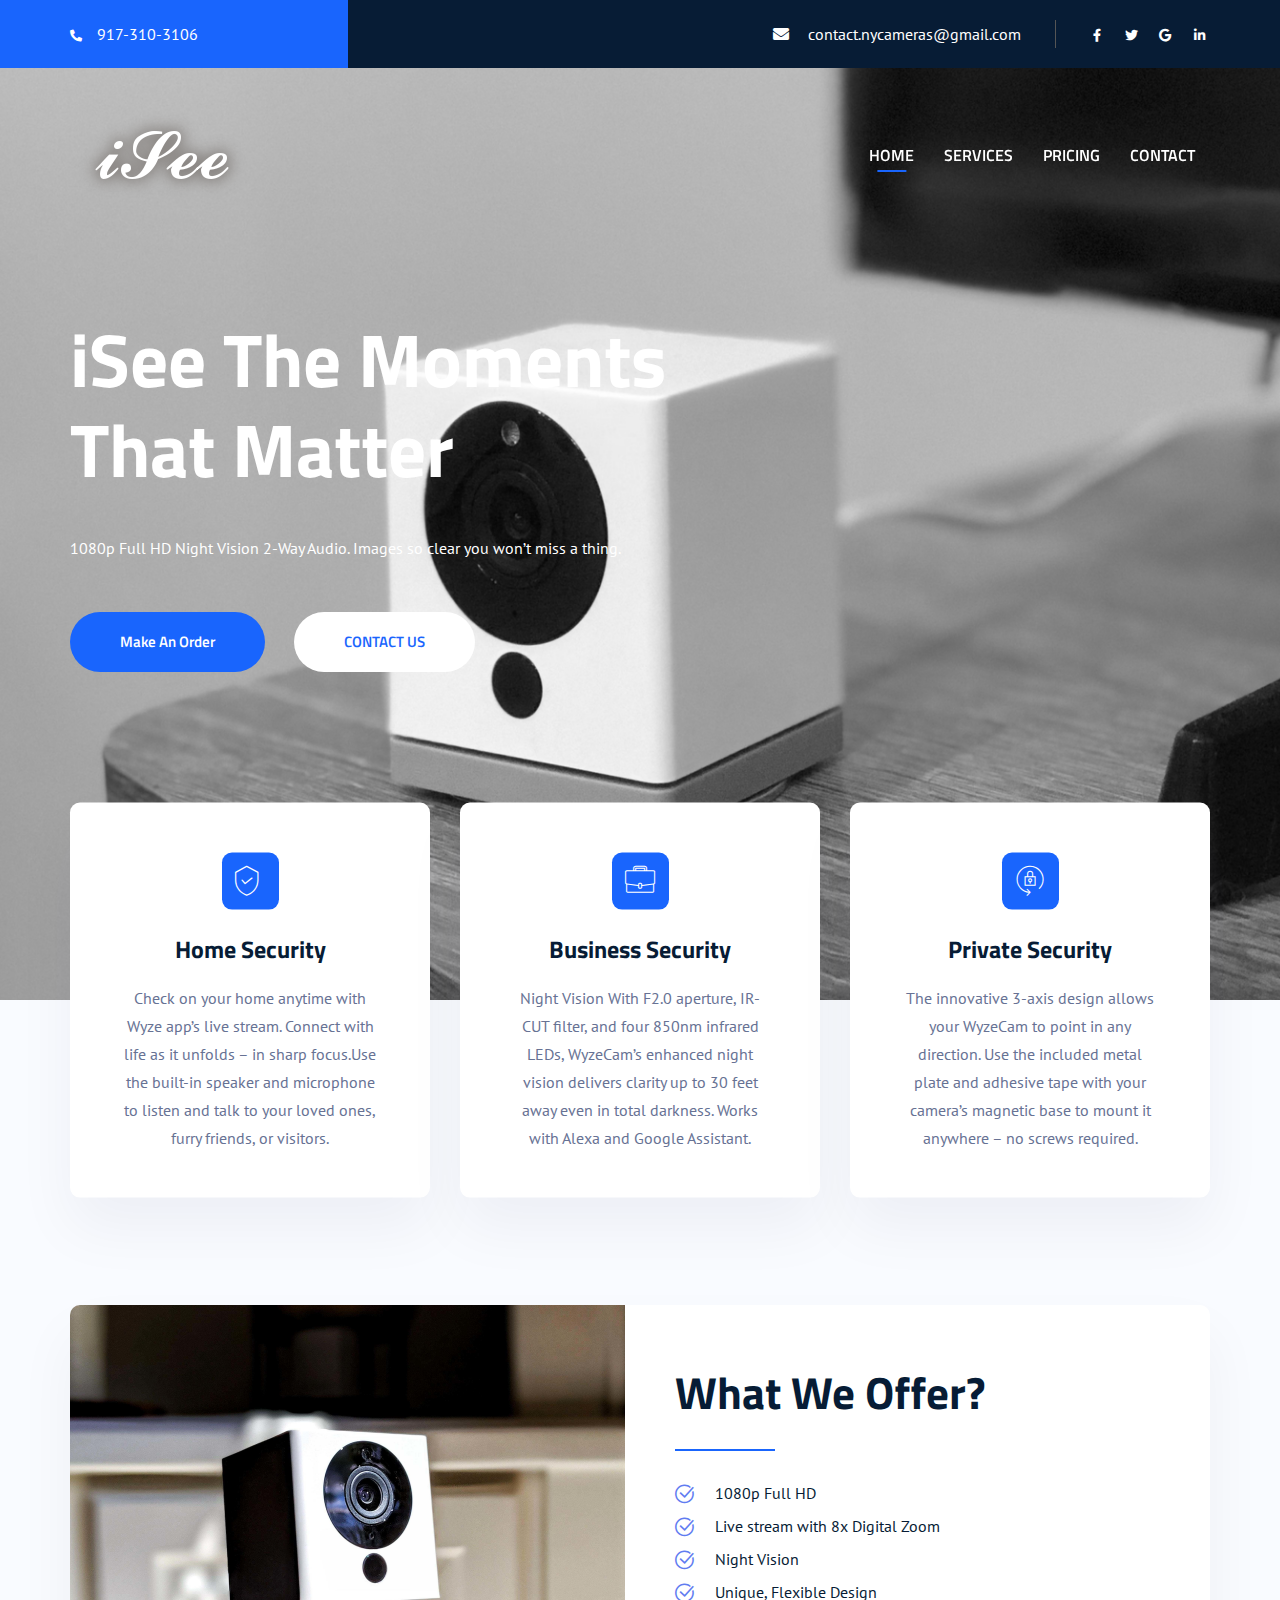
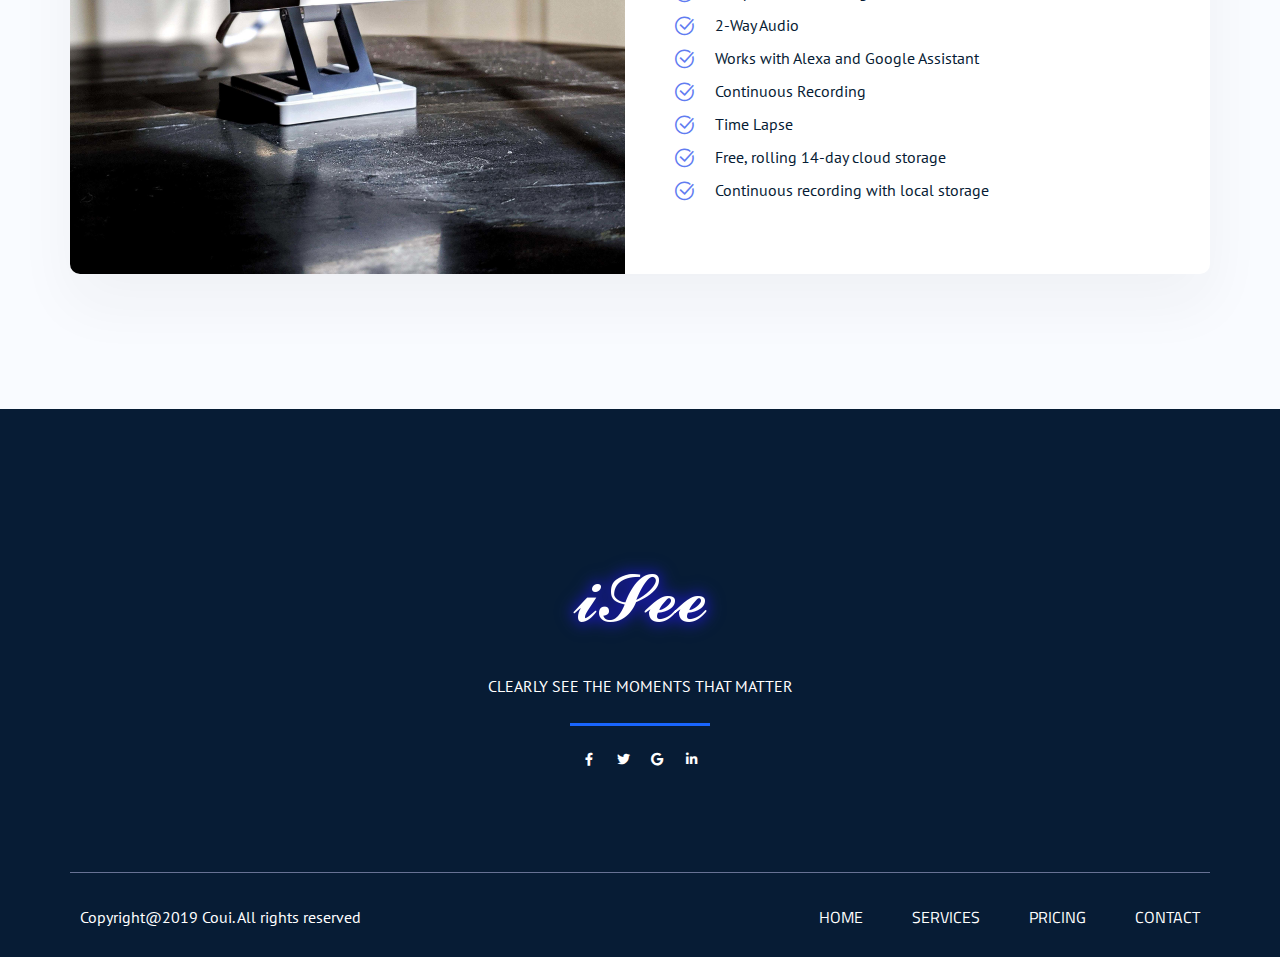
<file: index.html>
<!DOCTYPE html>
<html lang="zxx">

<head>
    <meta charset="utf-8">
    <title>iSee || Security Cameras</title>

    <!-- Fav Icons -->
    <link rel="shortcut icon" href="assets/images/favicon.png" type="image/x-icon">

    <!-- Stylesheets -->
    <link rel="stylesheet" href="assets/css/style.css">
    <link rel="stylesheet" href="assets/css/responsive.css">

    <!-- Responsive -->
    <meta http-equiv="X-UA-Compatible" content="IE=edge">
    <meta name="viewport" content="width=device-width, initial-scale=1.0, maximum-scale=1.0, user-scalable=0">
    <!--[if lt IE 9]><script src="https://cdnjs.cloudflare.com/ajax/libs/html5shiv/3.7.3/html5shiv.js"></script><![endif]-->

</head>

<body>
    <div class="page-wrapper home">

        <!-- Preloader -->
        <div class="preloader"></div>
        

        <!--==================================================================== 
                                Start Header area
        =====================================================================-->
        <header class="main-header">


            <div class="header-top bg-black">
                <div class="container d-flex align-items-center">
                    <div class="top-left">
                        <a href="callto:9173103106"><i class="fas fa-phone-alt"></i>917-310-3106</a>
                    </div>

                    <div class="top-right ml-auto">
                        <a href="mailto:contact.nycameras@gmail.com"><i class="fa fa-envelope"></i> contact.nycameras@gmail.com</a>
                        <div class="social-style-one">
                            <a href="#"><i class="fab fa-facebook-f"></i></a>
                            <a href="#"><i class="fab fa-twitter"></i></a>
                            <a href="#"><i class="fab fa-google"></i></a>
                            <a href="#"><i class="fab fa-linkedin-in"></i></a>
                        </div>
                    </div>
                </div>
            </div>


            <!--Header-Upper-->
            <div class="header-upper">
                <div class="container clearfix">

                    <div class="header-inner d-lg-flex align-items-center">

                        <div class="logo-outer d-flex align-items-center">
                            <div class="logo"><a href="index.html"><img src="assets/images/logo.png" alt="" title=""></a></div>
                        </div>

                        <div class="nav-outer clearfix ml-lg-auto">
                            <!-- Main Menu -->
                            <nav class="main-menu navbar-expand-lg">
                                <div class="navbar-header clearfix">
                                    <!-- Toggle Button -->
                                    <button type="button" class="navbar-toggle" data-toggle="collapse" data-target=".navbar-collapse">
                                        <span class="icon-bar"></span>
                                        <span class="icon-bar"></span>
                                        <span class="icon-bar"></span>
                                    </button>
                                </div>

                                <div class="navbar-collapse collapse clearfix">
                                    <ul class="navigation clearfix">
                                        <li class="current"><a href="index.html">Home</a></li>
                                        <li><a href="service.html">Services</a></li>
										<li><a href="pricing.html">Pricing</a></li>
                                        <li><a href="contact.html">Contact</a></li>
                                    </ul>
                                </div>

                            </nav>
                            <!-- Main Menu End-->
                        </div>

      
                    </div>

                </div>
            </div>
            <!--End Header Upper-->

        </header>
        <!--==================================================================== 
                                End Header area
        =====================================================================-->




        <!--==================================================================== 
            Start Hero Section
        =====================================================================-->
        <section class="hero-section">
            <div class="container">
                <div class="hero-inner">
                    <h1 class="text-white mb-40">iSee The Moments That Matter</h1>
                    <p class="text-white mb-50">1080p Full HD Night Vision 2-Way Audio. Images so clear you won’t miss a thing.</p>
                    <div class="hero-btn">
                        <a href="shop.html" class="theme-btn br-30">Make An Order</a>
                        <a href="contact.html" class="theme-btn style-two br-30">CONTACT US</a>
                    </div>
                </div>
            </div>
        </section>
        <!--==================================================================== 
            End Hero Section
        =====================================================================-->



        <!--==================================================================== 
            Start Featured Section
        =====================================================================-->
        <section class="featured-section text-center rpt-100 rpb-60">
            <div class="container">
                <div class="row">
                    <div class="col-lg-4 col-md-6">
                        <div class="featured-box">
                            <i class="flaticon-security"></i>
                            <h3>Home Security</h3>
                            <p>Check on your home anytime with Wyze app’s live stream. Connect with life as it unfolds – in sharp focus.Use the built-in speaker and microphone to listen and talk to your loved ones, furry friends, or visitors.</p>
                        </div>
                    </div>
                    <div class="col-lg-4 col-md-6">
                        <div class="featured-box">
                            <i class="flaticon-suitcase"></i>
                            <h3>Business Security</h3>
                            <p>Night Vision With F2.0 aperture, IR-CUT filter, and four 850nm infrared LEDs, WyzeCam’s enhanced night vision delivers clarity up to 30 feet away even in total darkness. Works with Alexa and Google Assistant.</p>
                        </div>
                    </div>
                    <div class="col-lg-4 col-md-6">
                        <div class="featured-box">
                            <i class="flaticon-lock"></i>
                            <h3>Private Security</h3>
                            <p>The innovative 3-axis design allows your WyzeCam to point in any direction. Use the included metal plate and adhesive tape with your camera’s magnetic base to mount it anywhere – no screws required.</p>
                        </div>
                    </div>
					
                </div>
				
            </div>
			
        </section>
        <!--==================================================================== 
            End Featured Section
        =====================================================================-->

        <div class="pt-150 pb-155 rpt-5 rpb-5"></div>




        <!--==================================================================== 
           Start We Provide Section
       =====================================================================-->
        <section class="we-provide mb-135 rmb-90">
            <div class="container">
                <div class="we-provide-inner">
                    <div class="row align-items-center">
                        <div class="col-lg-6">
                            <div class="we-provide-img">
                                <img src="assets/images/we-provide.png" alt="We Provide">
                            </div>
                        </div>
                        <div class="col-lg-6">
                            <div class="we-provide-content">
                                <div class="section-title">
                                    <h2>What We Offer?</h2>
                                    <span class="line"></span>
                                </div>
                                <ul class="list-style-one">
                                    <li>1080p Full HD</li>
                                    <li>Live stream with 8x Digital Zoom</li>
                                    <li>Night Vision</li>
                                    <li>Unique, Flexible Design</li>
									<li>2-Way Audio</li>
                                    <li>Works with Alexa and Google Assistant</li>
                                    <li>Continuous Recording</li>
									<li>Time Lapse</li>
                                    <li>Free, rolling 14-day cloud storage</li>
									<li>Continuous recording with local storage</li>
                                </ul>
                            </div>
                        </div>
                    </div>
                </div>
            </div>
        </section>
        <!--==================================================================== 
           End We Provide Section
       =====================================================================-->


    
        

       

        <!--==================================================================== 
                                Start Footer Section
        =====================================================================-->
        <footer class="footer-section bg-black pt-135 rpt-85">
            <div class="container text-white">

                <div class="footer-inner text-center">
                    <a href="index.html"><img src="assets/images/footer-logo.png" class="mb-20" alt="Footer Logo"></a>
                    <p>CLEARLY SEE THE MOMENTS THAT MATTER</p>
                    <span class="line mb-10"></span>
                    <div class="social-style-one d-block">
                        <a href="#"><i class="fab fa-facebook-f"></i></a>
                        <a href="#"><i class="fab fa-twitter"></i></a>
                        <a href="#"><i class="fab fa-google"></i></a>
                        <a href="#"><i class="fab fa-linkedin-in"></i></a>
                    </div>
                </div>


                <!-- Copyright Area-->
                <div class="copyright pl-10 pr-10 pt-30 pb-10 mt-100 d-flex">
                    <p>Copyright@2019 Coui. All rights reserved</p>
                    <ul class="ml-lg-auto rmb-15">
                            <li><a href="index.html">Home</a></li>
                        <li><a href="service.html">Services</a></li>
                        <li><a href="pricing.html">Pricing</a></li>
                        <li><a href="contact.html">Contact</a></li>
                    </ul>
                </div>
            </div>
        </footer>

        <!--==================================================================== 
                                End Footer Section
        =====================================================================-->



    </div>
    <!--End pagewrapper-->


    <!-- Scroll Top Button -->
    <button class="scroll-top scroll-to-target" data-target="html"><span class="fa fa-angle-up"></span></button>


    <!-- jequery plugins -->
    <script src="assets/js/jquery.min.js"></script>
    <script src="assets/js/bootstrap.min.js"></script>
    <script src="assets/js/jquery.nice-select.min.js"></script>
    <script src="assets/js/jquery.magnific-popup.min.js"></script>
    <script src="assets/js/jquery.simpleLoadMore.min.js"></script>
    <script src="assets/js/slick.min.js"></script>
    <script src="assets/js/appear.js"></script>

    <!-- Custom script -->
    <script src="assets/js/script.js"></script>

</body>

</html>
</file>
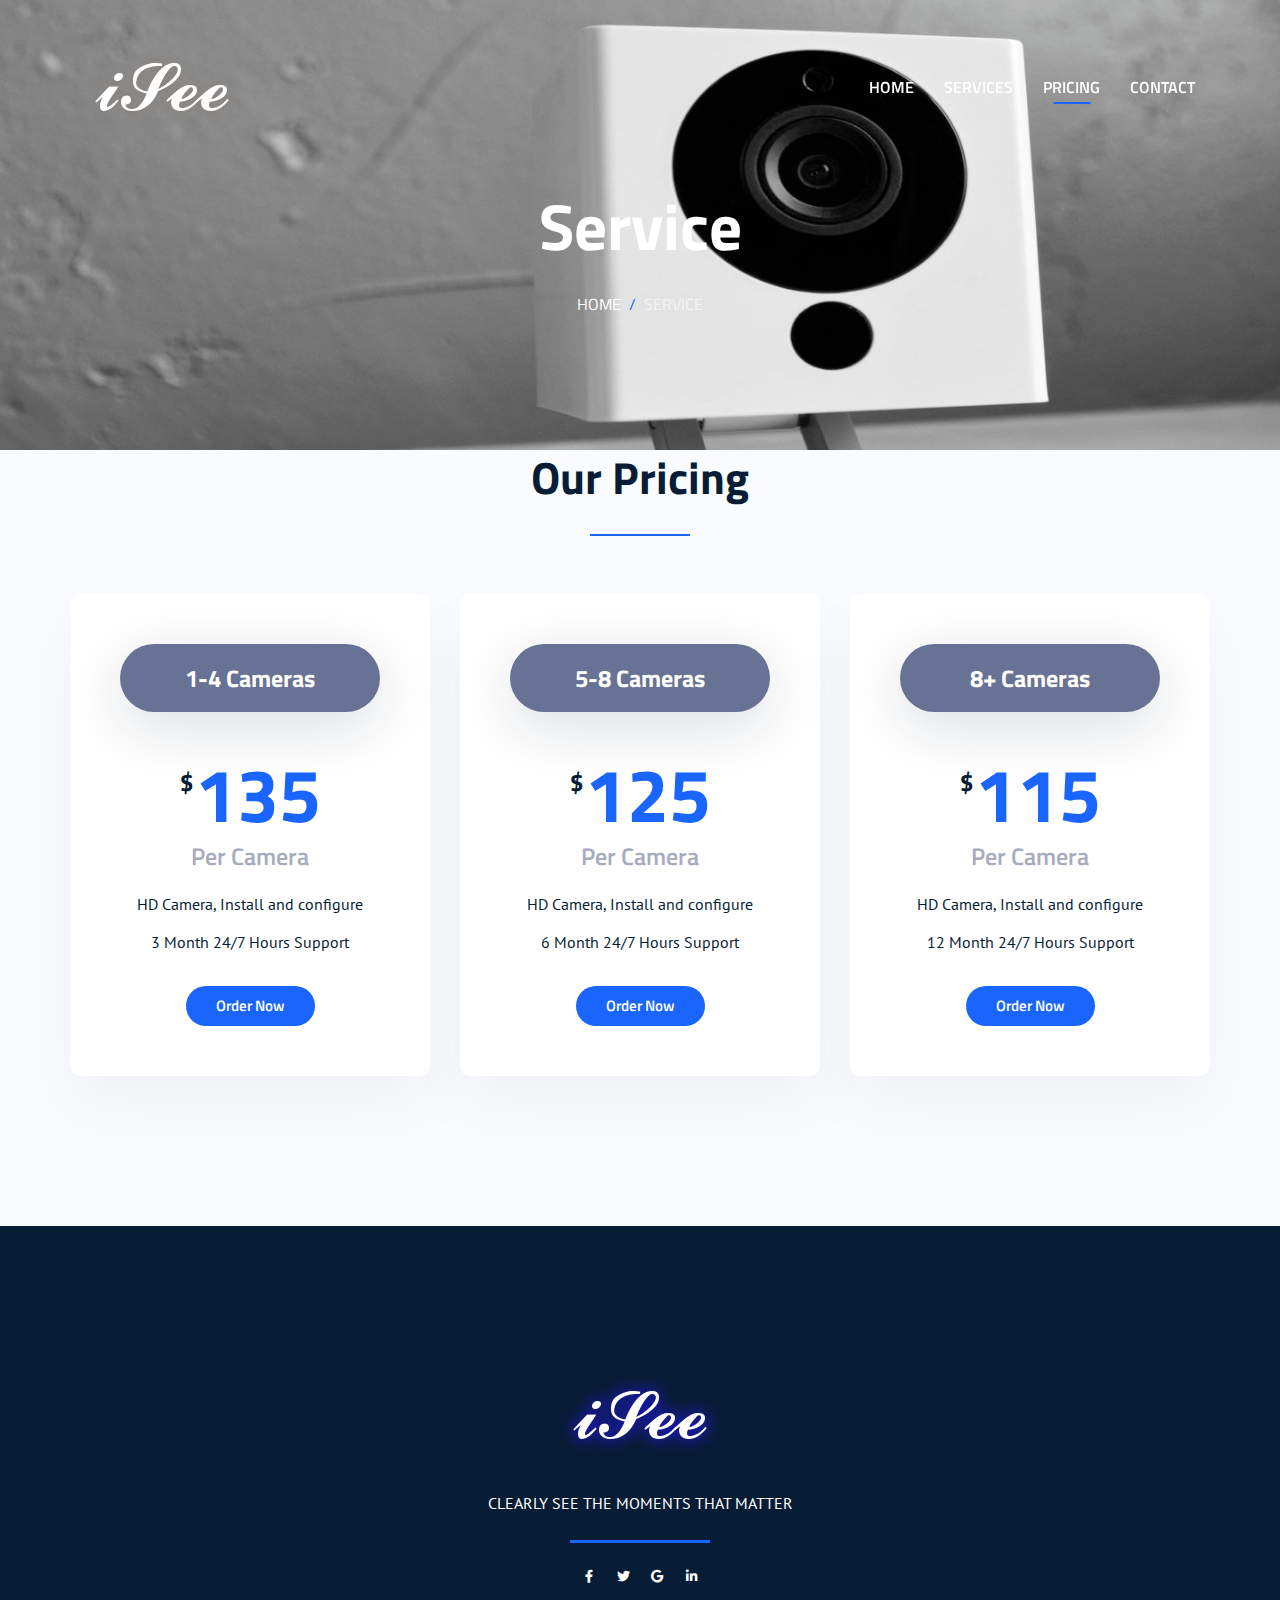
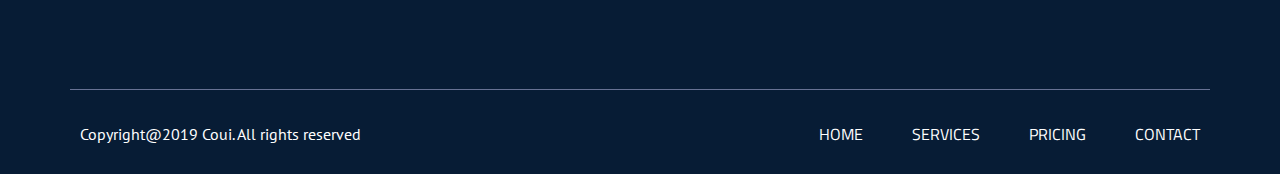
<file: pricing.html>
<!DOCTYPE html>
<html lang="zxx">

<head>
    <meta charset="utf-8">
    <title>iSee || Security Cameras</title>

    <!-- Fav Icons -->
    <link rel="shortcut icon" href="assets/images/favicon.png" type="image/x-icon">

    <!-- Stylesheets -->
    <link rel="stylesheet" href="assets/css/style.css">
    <link rel="stylesheet" href="assets/css/responsive.css">

    <!-- Responsive -->
    <meta http-equiv="X-UA-Compatible" content="IE=edge">
    <meta name="viewport" content="width=device-width, initial-scale=1.0, maximum-scale=1.0, user-scalable=0">
    <!--[if lt IE 9]><script src="https://cdnjs.cloudflare.com/ajax/libs/html5shiv/3.7.3/html5shiv.js"></script><![endif]-->

</head>

<body>
    <div class="page-wrapper">

        <!-- Preloader -->
        <div class="preloader"></div>



        <!--==================================================================== 
                                Start Header area
        =====================================================================-->
        <header class="main-header">

            <!--Header-Upper-->
            <div class="header-upper">
                <div class="container clearfix">

                    <div class="header-inner d-lg-flex align-items-center">

                        <div class="logo-outer d-flex align-items-center">
                            <div class="logo"><a href="index.html"><img src="assets/images/logo.png" alt="" title=""></a></div>
                        </div>

                        <div class="nav-outer clearfix ml-lg-auto">
                            <!-- Main Menu -->
                            <nav class="main-menu navbar-expand-lg">
                                <div class="navbar-header clearfix">
                                    <!-- Toggle Button -->
                                    <button type="button" class="navbar-toggle" data-toggle="collapse" data-target=".navbar-collapse">
                                        <span class="icon-bar"></span>
                                        <span class="icon-bar"></span>
                                        <span class="icon-bar"></span>
                                    </button>
                                </div>

                                 <div class="navbar-collapse collapse clearfix">
                                    <ul class="navigation clearfix">
                                        <li ><a href="index.html">Home</a></li>
                                        <li><a href="service.html">Services</a></li>
										<li class="current"><a href="pricing.html">Pricing</a></li>
                                        <li><a href="contact.html">Contact</a></li>
                                    </ul>
                                </div>

                            </nav>
                            <!-- Main Menu End-->
                        </div>

                    </div>

                </div>
            </div>
            <!--End Header Upper-->

        </header>
        <!--==================================================================== 
                                End Header area
        =====================================================================-->



        <!--==================================================================== 
            Start Banner Section
        =====================================================================-->
        <section class="banner-section">
            <div class="container">
                <div class="banner-inner text-center pt-55">
                    <h2 class="page-title">Service</h2>
                    <nav aria-label="breadcrumb">
                        <ol class="breadcrumb">
                            <li class="breadcrumb-item"><a href="index.html">Home</a></li>
                            <li class="breadcrumb-item active" aria-current="page">Service</li>
                        </ol>
                    </nav>
                </div>
            </div>
        </section>
        <!--==================================================================== 
            End Banner Section
        =====================================================================-->



        
        <!--==================================================================== 
           Start Our Pricing Section
       =====================================================================-->
        <section class="our-pricing text-center mb-150 rmb-100">
            <div class="container">
                <div class="section-title">
                    <h2>Our Pricing</h2>
                    <span class="line"></span>
                </div>
                <div class="row">
                    <div class="col-lg-4 col-md-6">
                        <div class="pricing-box">
                            <span class="price-cata">1-4 Cameras</span>
                            <span class="price">135</span>
                            <span class="per-month">Per Camera</span>
                            <ul>
                                <li>HD Camera, Install and configure</li>
                                <li>3 Month 24/7 Hours Support</li>
                            </ul>
                            <a href="contact.html#hopla" class="theme-btn">Order Now</a>
                        </div>
                    </div>
                    <div class="col-lg-4 col-md-6">
                        <div class="pricing-box">
                            <span class="price-cata">5-8 Cameras</span>
                            <span class="price">125</span>
                            <span class="per-month">Per Camera</span>
                            <ul>
                                <li>HD Camera, Install and configure</li>
                                <li>6 Month 24/7 Hours Support</li>
                            </ul>
                            <a href="contact.html#hopla" class="theme-btn">Order Now</a>
                        </div>
                    </div>
                    <div class="col-lg-4 col-md-6">
                        <div class="pricing-box">
                            <span class="price-cata">8+ Cameras</span>
                            <span class="price">115</span>
                            <span class="per-month">Per Camera</span>
                            <ul>
                                <li>HD Camera, Install and configure</li>
                                <li>12 Month 24/7 Hours Support</li>
                            </ul>
                            <a href="contact.html#hopla" class="theme-btn">Order Now</a>
                        </div>
                    </div>
                </div>
            </div>
        </section>
        <!--==================================================================== 
           End Our Pricing Section
       =====================================================================-->


       

        <!--==================================================================== 
                                Start Footer Section
        =====================================================================-->
        <footer class="footer-section bg-black pt-135 rpt-85">
            <div class="container text-white">

                <div class="footer-inner text-center">
                    <a href="index.html"><img src="assets/images/footer-logo.png" class="mb-20" alt="Footer Logo"></a>
                    <p>CLEARLY SEE THE MOMENTS THAT MATTER</p>
                    <span class="line mb-10"></span>
                    <div class="social-style-one d-block">
                        <a href="#"><i class="fab fa-facebook-f"></i></a>
                        <a href="#"><i class="fab fa-twitter"></i></a>
                        <a href="#"><i class="fab fa-google"></i></a>
                        <a href="#"><i class="fab fa-linkedin-in"></i></a>
                    </div>
                </div>


                <!-- Copyright Area-->
                <div class="copyright pl-10 pr-10 pt-30 pb-10 mt-100 d-flex">
                    <p>Copyright@2019 Coui. All rights reserved</p>
                    <ul class="ml-lg-auto rmb-15">
                        <li><a href="index.html">Home</a></li>
                        <li><a href="service.html">Services</a></li>
                        <li><a href="pricing.html">Pricing</a></li>
                        <li><a href="contact.html">Contact</a></li>
                    </ul>
                </div>
            </div>
        </footer>

        <!--==================================================================== 
                                End Footer Section
        =====================================================================-->



    </div>
    <!--End pagewrapper-->


    <!-- Scroll Top Button -->
    <button class="scroll-top scroll-to-target" data-target="html"><span class="fa fa-angle-up"></span></button>


    <!-- jequery plugins -->
    <script src="assets/js/jquery.min.js"></script>
    <script src="assets/js/bootstrap.min.js"></script>
    <script src="assets/js/jquery.nice-select.min.js"></script>
    <script src="assets/js/jquery.magnific-popup.min.js"></script>
    <script src="assets/js/jquery.simpleLoadMore.min.js"></script>
    <script src="assets/js/jquery.magnify.js"></script>
    <script src="assets/js/slick.min.js"></script>
    <script src="assets/js/appear.js"></script>
	

    <!-- Custom script -->
    <script src="assets/js/script.js"></script>

</body>

</html>
</file>
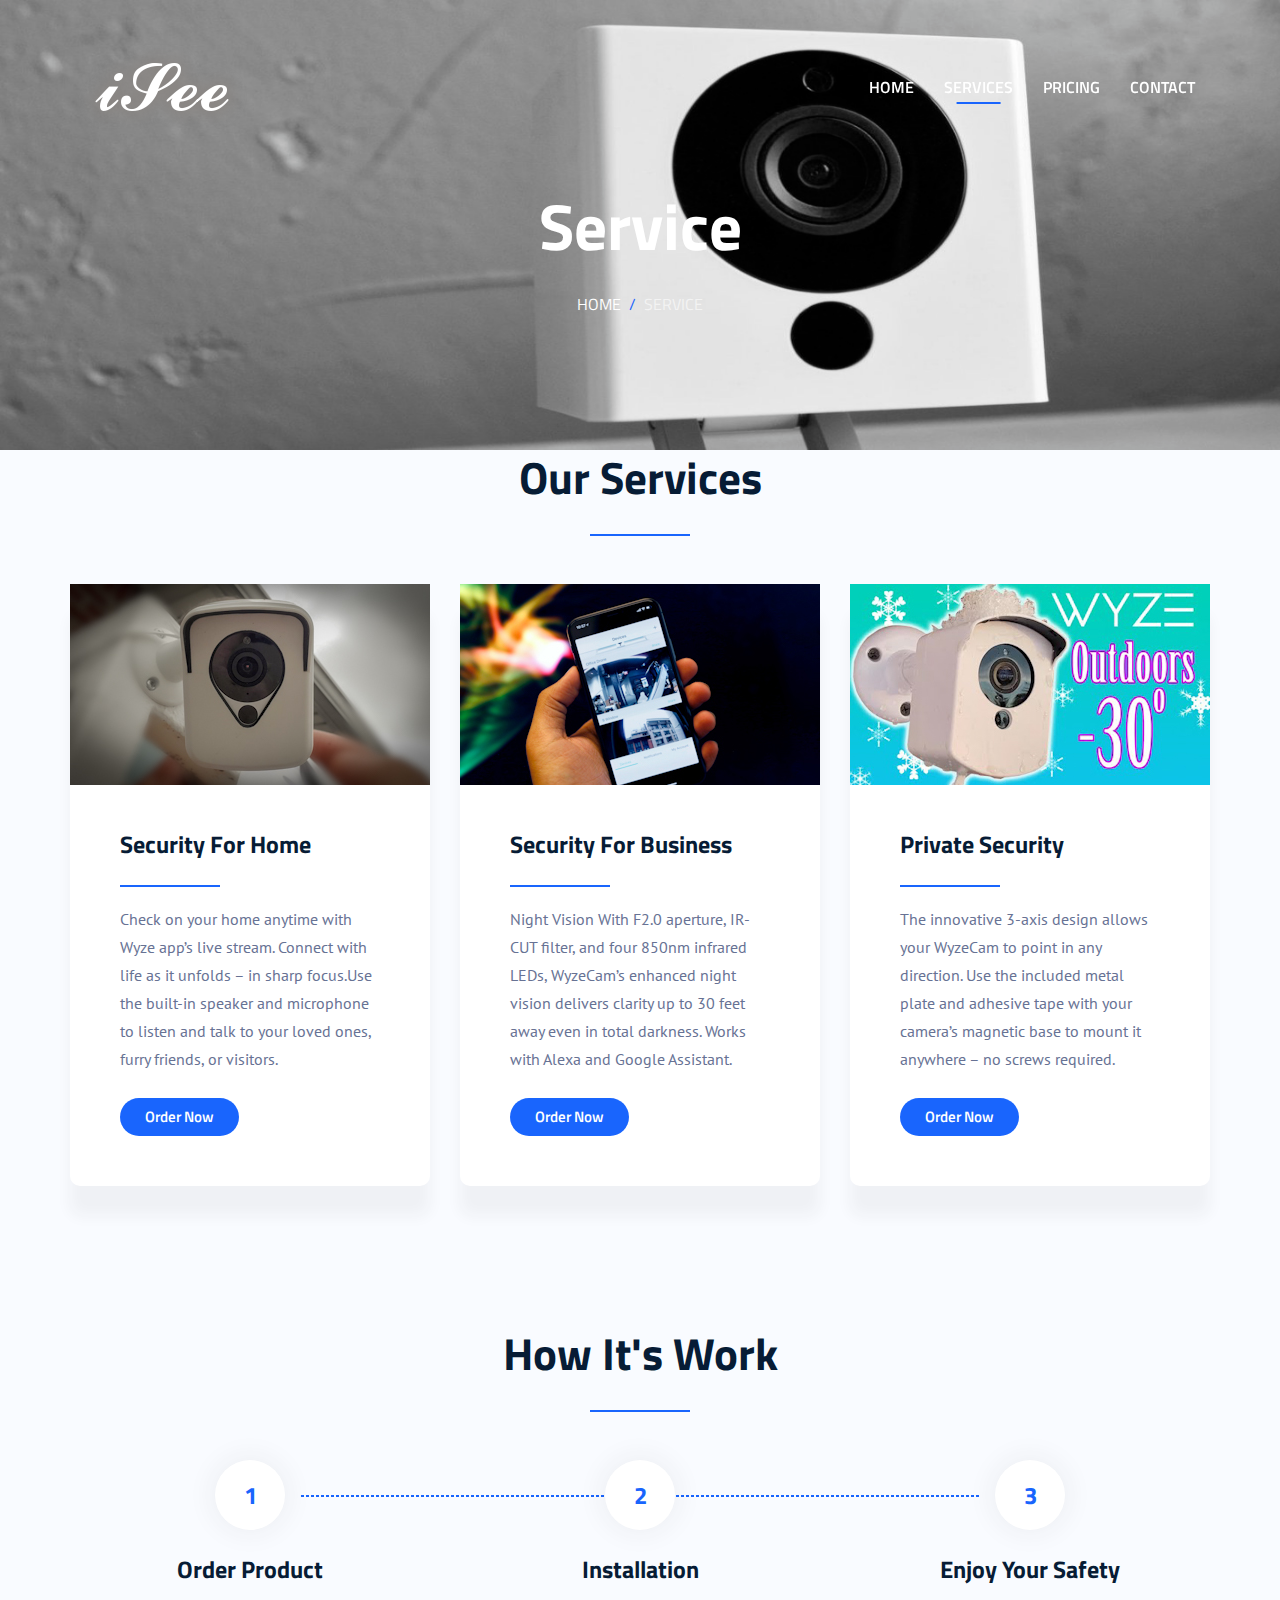
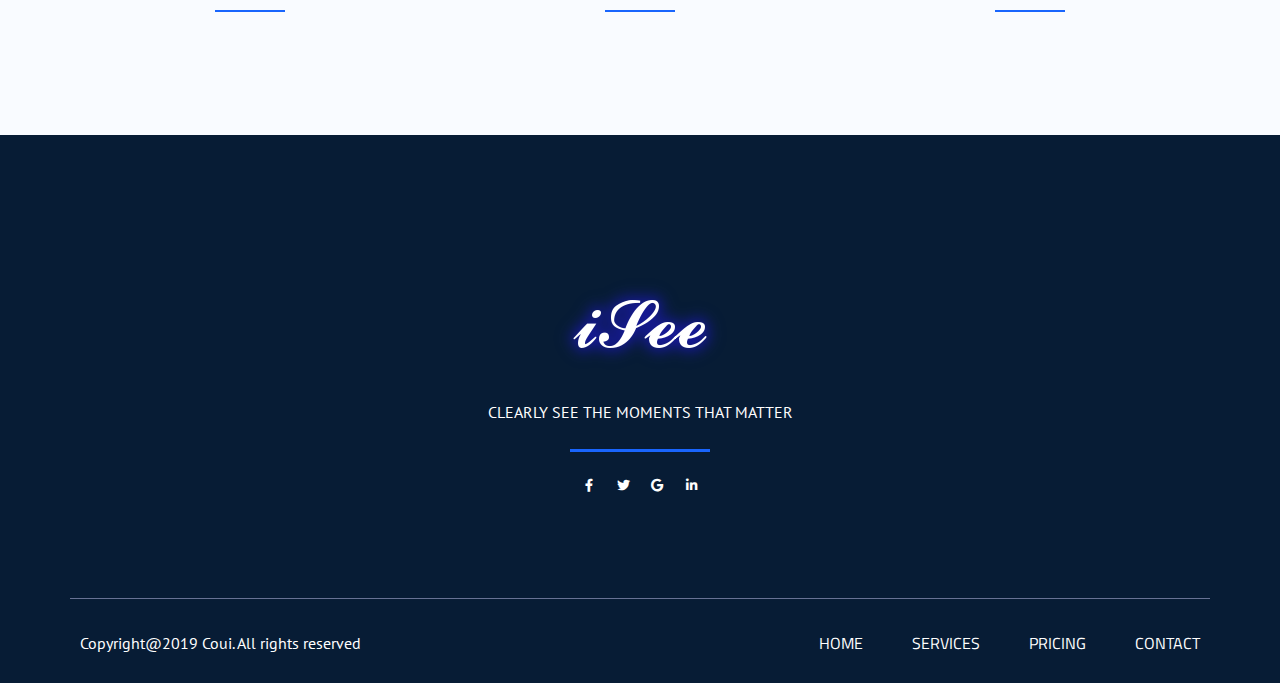
<file: service.html>
<!DOCTYPE html>
<html lang="zxx">

<head>
    <meta charset="utf-8">
    <title>iSee || Security Cameras</title>

    <!-- Fav Icons -->
    <link rel="shortcut icon" href="assets/images/favicon.png" type="image/x-icon">

    <!-- Stylesheets -->
    <link rel="stylesheet" href="assets/css/style.css">
    <link rel="stylesheet" href="assets/css/responsive.css">

    <!-- Responsive -->
    <meta http-equiv="X-UA-Compatible" content="IE=edge">
    <meta name="viewport" content="width=device-width, initial-scale=1.0, maximum-scale=1.0, user-scalable=0">
    <!--[if lt IE 9]><script src="https://cdnjs.cloudflare.com/ajax/libs/html5shiv/3.7.3/html5shiv.js"></script><![endif]-->

</head>

<body>
    <div class="page-wrapper">

        <!-- Preloader -->
        <div class="preloader"></div>



        <!--==================================================================== 
                                Start Header area
        =====================================================================-->
        <header class="main-header">

            <!--Header-Upper-->
            <div class="header-upper">
                <div class="container clearfix">

                    <div class="header-inner d-lg-flex align-items-center">

                        <div class="logo-outer d-flex align-items-center">
                            <div class="logo"><a href="index.html"><img src="assets/images/logo.png" alt="" title=""></a></div>
                        </div>

                        <div class="nav-outer clearfix ml-lg-auto">
                            <!-- Main Menu -->
                            <nav class="main-menu navbar-expand-lg">
                                <div class="navbar-header clearfix">
                                    <!-- Toggle Button -->
                                    <button type="button" class="navbar-toggle" data-toggle="collapse" data-target=".navbar-collapse">
                                        <span class="icon-bar"></span>
                                        <span class="icon-bar"></span>
                                        <span class="icon-bar"></span>
                                    </button>
                                </div>

                                 <div class="navbar-collapse collapse clearfix">
                                    <ul class="navigation clearfix">
                                        <li ><a href="index.html">Home</a></li>
                                        <li class="current"><a href="service.html">Services</a></li>
										<li><a href="pricing.html">Pricing</a></li>										
                                        <li><a href="contact.html">Contact</a></li>
                                    </ul>
                                </div>

                            </nav>
                            <!-- Main Menu End-->
                        </div>

                    </div>

                </div>
            </div>
            <!--End Header Upper-->

        </header>
        <!--==================================================================== 
                                End Header area
        =====================================================================-->



        <!--==================================================================== 
            Start Banner Section
        =====================================================================-->
        <section class="banner-section">
            <div class="container">
                <div class="banner-inner text-center pt-55">
                    <h2 class="page-title">Service</h2>
                    <nav aria-label="breadcrumb">
                        <ol class="breadcrumb">
                            <li class="breadcrumb-item"><a href="index.html">Home</a></li>
                            <li class="breadcrumb-item active" aria-current="page">Service</li>
                        </ol>
                    </nav>
                </div>
            </div>
        </section>
        <!--==================================================================== 
            End Banner Section
        =====================================================================-->




        <!--==================================================================== 
           Start Our Service Section
       =====================================================================-->
        <section class="service-page mb-110 rmb-60">
            <div class="container">
                <div class="section-title text-center mb-20">
                    <h2>Our Services</h2>
                    <span class="line"></span>
                </div>
                <div class="row">
                    <div class="col-lg-4 col-md-6">
                        <div class="our-service-box">
                            <div class="our-service-img">
                                <img src="assets/images/service/service-home.png" alt="Service Image">
                            </div>
                            <div class="our-service-content">
                                <h3><a href="service-details.html">Security For Home</a></h3>
                                <span class="line"></span>
                            <p>Check on your home anytime with Wyze app’s live stream. Connect with life as it unfolds – in sharp focus.Use the built-in speaker and microphone to listen and talk to your loved ones, furry friends, or visitors.</p>
                            <a href="contact.html#hopla" class="theme-btn br-20">Order Now</a>
                            </div>
                        </div>
                    </div>
                    <div class="col-lg-4 col-md-6">
                        <div class="our-service-box">
                            <div class="our-service-img">
                                <img src="assets/images/service/service-phone.png" alt="Service Image">
                            </div>
                            <div class="our-service-content">
                                <h3><a href="service-details.html">Security For Business</a></h3>
                                <span class="line"></span>
                            <p>Night Vision With F2.0 aperture, IR-CUT filter, and four 850nm infrared LEDs, WyzeCam’s enhanced night vision delivers clarity up to 30 feet away even in total darkness. Works with Alexa and Google Assistant.</p>
                            <a href="contact.html#hopla" class="theme-btn br-20">Order Now</a>
                            </div>
                        </div>
                    </div>
                    <div class="col-lg-4 col-md-6">
                        <div class="our-service-box">
                            <div class="our-service-img">
                                <img src="assets/images/service/service-outdoor.png" alt="Service Image">
                            </div>
                             <div class="our-service-content">
                                <h3><a href="service-details.html">Private Security</a></h3>
                                <span class="line"></span>
                            <p>The innovative 3-axis design allows your WyzeCam to point in any direction. Use the included metal plate and adhesive tape with your camera’s magnetic base to mount it anywhere – no screws required.</p>
                            <a href="contact.html#hopla" class="theme-btn br-20">Order Now</a>
                            </div>
                        </div>
                    </div>
		
                   
                </div>
            </div>
        </section>
        <!--==================================================================== 
           End Our Service Section
       =====================================================================-->

        
        
        <!--==================================================================== 
           Start How Work Section
       =====================================================================-->
        <section class="how-work text-center mb-95 rmb-50">
            <div class="container">
                <div class="section-title">
                    <h2>How It's Work</h2>
                    <span class="line"></span>
                </div>
                <div class="row">
                    <div class="col-md-4">
                        <div class="work-box">
                            <span class="work-number">1</span>
                            <h3>Order Product</h3>
                            <span class="line"></span>
                        </div>
                    </div>
                    <div class="col-md-4">
                        <div class="work-box dashed">
                            <span class="work-number">2</span>
                            <h3>Installation</h3>
                            <span class="line"></span>
                        </div>
                    </div>
                    <div class="col-md-4">
                        <div class="work-box">
                            <span class="work-number">3</span>
                            <h3>Enjoy Your Safety</h3>
                            <span class="line"></span>
                        </div>
                    </div>
                </div>
            </div>
        </section>
        <!--==================================================================== 
           End How Work Section
       =====================================================================-->

     
       
        <!--==================================================================== 
                                Start Footer Section
        =====================================================================-->
        <footer class="footer-section bg-black pt-135 rpt-85">
            <div class="container text-white">

                <div class="footer-inner text-center">
                    <a href="index.html"><img src="assets/images/footer-logo.png" class="mb-20" alt="Footer Logo"></a>
                    <p>CLEARLY SEE THE MOMENTS THAT MATTER</p>
                    <span class="line mb-10"></span>
                    <div class="social-style-one d-block">
                        <a href="#"><i class="fab fa-facebook-f"></i></a>
                        <a href="#"><i class="fab fa-twitter"></i></a>
                        <a href="#"><i class="fab fa-google"></i></a>
                        <a href="#"><i class="fab fa-linkedin-in"></i></a>
                    </div>
                </div>


                <!-- Copyright Area-->
                <div class="copyright pl-10 pr-10 pt-30 pb-10 mt-100 d-flex">
                    <p>Copyright@2019 Coui. All rights reserved</p>
                    <ul class="ml-lg-auto rmb-15">
                        <li><a href="index.html">Home</a></li>
                        <li><a href="service.html">Services</a></li>
                        <li><a href="pricing.html">Pricing</a></li>
                        <li><a href="contact.html">Contact</a></li>
                    </ul>
                </div>
            </div>
        </footer>

        <!--==================================================================== 
                                End Footer Section
        =====================================================================-->



    </div>
    <!--End pagewrapper-->


    <!-- Scroll Top Button -->
    <button class="scroll-top scroll-to-target" data-target="html"><span class="fa fa-angle-up"></span></button>


    <!-- jequery plugins -->
    <script src="assets/js/jquery.min.js"></script>
    <script src="assets/js/bootstrap.min.js"></script>
    <script src="assets/js/jquery.nice-select.min.js"></script>
    <script src="assets/js/jquery.magnific-popup.min.js"></script>
    <script src="assets/js/jquery.simpleLoadMore.min.js"></script>
    <script src="assets/js/jquery.magnify.js"></script>
    <script src="assets/js/slick.min.js"></script>
    <script src="assets/js/appear.js"></script>

    <!-- Custom script -->
    <script src="assets/js/script.js"></script>

</body>

</html>
</file>
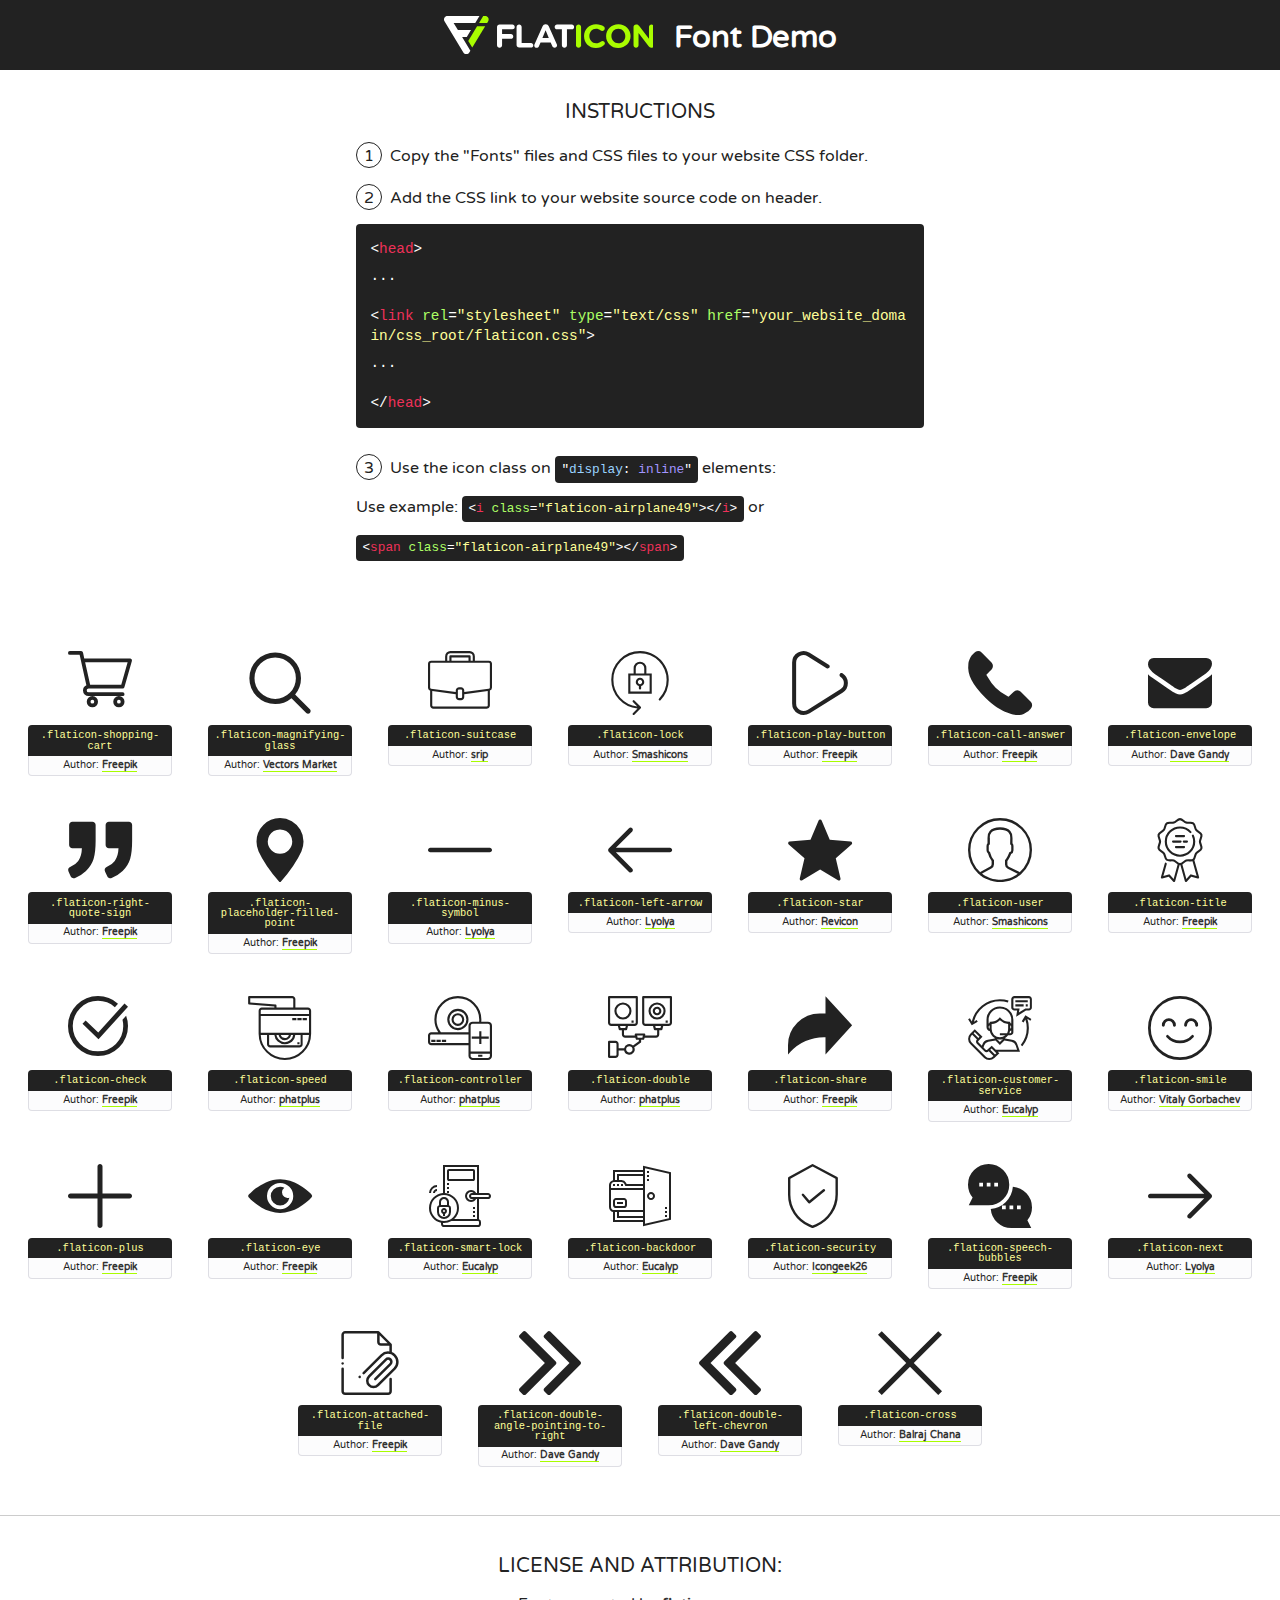
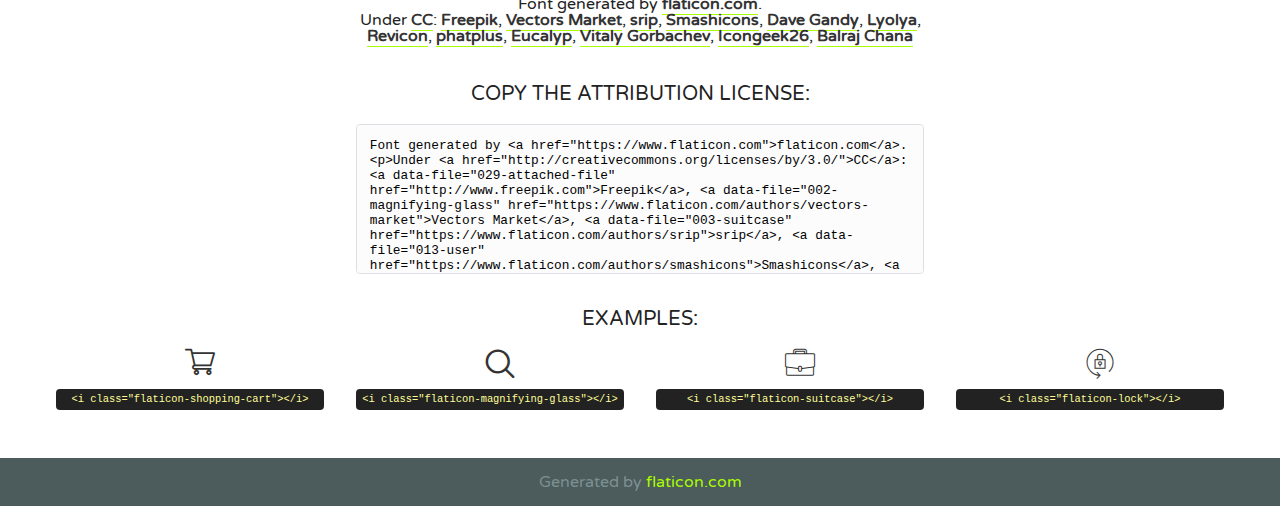
<file: assets/fonts/flaticon.html>
<!DOCTYPE html>
<!--
  Flaticon icon font: Flaticon
  Creation date: 03/11/2019 17:38
-->
<html>
<!DOCTYPE html>
<html>

<head>
    <title>Flaticon WebFont</title>
    <link href="http://fonts.googleapis.com/css?family=Varela+Round" rel="stylesheet" type="text/css" />
    <link rel="stylesheet" type="text/css" href="flaticon.css">
    <meta charset="UTF-8">
    <style>
    html, body, div, span, applet, object, iframe,
    h1, h2, h3, h4, h5, h6, p, blockquote, pre,
    a, abbr, acronym, address, big, cite, code,
    del, dfn, em, img, ins, kbd, q, s, samp,
    small, strike, strong, sub, sup, tt, var,
    b, u, i, center,
    dl, dt, dd, ol, ul, li,
    fieldset, form, label, legend,
    table, caption, tbody, tfoot, thead, tr, th, td,
    article, aside, canvas, details, embed, 
    figure, figcaption, footer, header, hgroup, 
    menu, nav, output, ruby, section, summary,
    time, mark, audio, video {
        margin: 0;
        padding: 0;
        border: 0;
        font-size: 100%;
        font: inherit;
        vertical-align: baseline;
    }
    /* HTML5 display-role reset for older browsers */
    article, aside, details, figcaption, figure, 
    footer, header, hgroup, menu, nav, section {
        display: block;
    }
    body {
        line-height: 1;
    }
    ol, ul {
        list-style: none;
    }
    blockquote, q {
        quotes: none;
    }
    blockquote:before, blockquote:after,
    q:before, q:after {
        content: '';
        content: none;
    }
    table {
        border-collapse: collapse;
        border-spacing: 0;
    }
    body {
        font-family: 'Varela Round', Helvetica, Arial, sans-serif;
        font-size: 16px;
        color: #222;
    }
    a {
        color: #333;
        border-bottom: 1px solid #a9fd00;
        font-weight: bold;
        text-decoration: none;
    }
    * {
        -moz-box-sizing: border-box;
        -webkit-box-sizing: border-box;
        box-sizing: border-box;
        margin: 0;
        padding: 0;
    }
    [class^="flaticon-"]:before, [class*=" flaticon-"]:before, [class^="flaticon-"]:after, [class*=" flaticon-"]:after {
        font-family: Flaticon;
        font-size: 30px;
        font-style: normal;
        margin-left: 20px;
        color: #333;
    }
    .wrapper {
        max-width: 600px;
        margin: auto;
        padding: 0 1em;
    }
    .title {
        font-size: 1.25em;
        text-align: center;
        margin-bottom: 1em;
        text-transform: uppercase;
    }
    header {
        text-align: center;
        background-color: #222;
        color: #fff;
        padding: 1em;
    }
    header .logo {
        width: 210px;
        height: 38px;
        display: inline-block;
        vertical-align: middle;
        margin-right: 1em;
        border: none;
    }
    header strong {
        font-size: 1.95em;
        font-weight: bold;
        vertical-align: middle;
        margin-top: 5px;
        display: inline-block;
    }
    .demo {
        margin: 2em auto;
        line-height: 1.25em;
    }
    .demo ul li {
        margin-bottom: 1em;
    }
    .demo ul li .num {
        color: #222;
        border-radius: 20px;
        display: inline-block;
        width: 26px;
        padding: 3px;
        height: 26px;
        text-align: center;
        margin-right: 0.5em;
        border: 1px solid #222;
    }
    .demo ul li code {
        background-color: #222;
        border-radius: 4px;
        padding: 0.25em 0.5em;
        display: inline-block;
        color: #fff;
        font-family: Consolas,Monaco,Lucida Console,Liberation Mono,DejaVu Sans Mono,Bitstream Vera Sans Mono,Courier New, monospace;
        font-weight: lighter;
        margin-top: 1em;
        font-size: 0.8em;
        word-break: break-all;
    }
    .demo ul li code.big {
        padding: 1em;
        font-size: 0.9em;
    }
    .demo ul li code .red {
        color: #EF3159;
    }
    .demo ul li code .green {
        color: #ACFF65;
    }
    .demo ul li code .yellow {
        color: #FFFF99;
    }
    .demo ul li code .blue {
        color: #99D3FF;
    }
    .demo ul li code .purple {
        color: #A295FF;
    }
    .demo ul li code .dots {
        margin-top: 0.5em;
        display: block;
    }
    #glyphs {
        border-bottom: 1px solid #ccc;
        padding: 2em 0;
        text-align: center;
    }
    .glyph {
        display: inline-block;
        width: 9em;
        margin: 1em;
        text-align: center;
        vertical-align: top;
        background: #FFF;
    }
    .glyph .glyph-icon {
        padding: 10px;
        display: block;
        font-family:"Flaticon";
        font-size: 64px;
        line-height: 1;
    }
    .glyph .glyph-icon:before {
        font-size: 64px;
        color: #222;
        margin-left: 0;
    }
    .class-name {
        font-size: 0.65em;
        background-color: #222;
        color: #fff;
        border-radius: 4px 4px 0 0;
        padding: 0.5em;
        color: #FFFF99;
        font-family: Consolas,Monaco,Lucida Console,Liberation Mono,DejaVu Sans Mono,Bitstream Vera Sans Mono,Courier New, monospace;
    }
    .author-name {
        font-size: 0.6em;
        background-color: #fcfcfd;
        border: 1px solid #DEDEE4;
        border-top: 0;
        border-radius: 0 0 4px 4px;
        padding: 0.5em;
    }
    .class-name:last-child {
        font-size: 10px;
        color:#888;
    }
    .class-name:last-child a {
        font-size: 10px;
        color:#555;
    }
    .class-name:last-child a:hover {
        color:#a9fd00;
    }
    .glyph > input {
        display: block;
        width: 100px;
        margin: 5px auto;
        text-align: center;
        font-size: 12px;
        cursor: text;
    }
    .glyph > input.icon-input {
        font-family:"Flaticon";
        font-size: 16px;
        margin-bottom: 10px;
    }
    .attribution .title {
        margin-top: 2em;
    }
    .attribution textarea {
        background-color: #fcfcfd;
        padding: 1em;
        border: none;
        box-shadow: none;
        border: 1px solid #DEDEE4;
        border-radius: 4px;
        resize: none;
        width: 100%;
        height: 150px;
        font-size: 0.8em;
        font-family: Consolas,Monaco,Lucida Console,Liberation Mono,DejaVu Sans Mono,Bitstream Vera Sans Mono,Courier New, monospace;
        -webkit-appearance: none;
    }
    .iconsuse {
        margin: 2em auto;
        text-align: center;
        max-width: 1200px;
    }
    .iconsuse:after {
        content: '';
        display: table;
        clear: both;
    }
    .iconsuse .image {
        float: left;
        width: 25%;
        padding: 0 1em;
    }
    .iconsuse .image p {
        margin-bottom: 1em;
    }
    .iconsuse .image span {
        display: block;
        font-size: 0.65em;
        background-color: #222;
        color: #fff;
        border-radius: 4px;
        padding: 0.5em;
        color: #FFFF99;
        margin-top: 1em;
        font-family: Consolas,Monaco,Lucida Console,Liberation Mono,DejaVu Sans Mono,Bitstream Vera Sans Mono,Courier New, monospace;
    }
    #footer {
        text-align: center;
        background-color: #4C5B5C;
        color: #7c9192;
        padding: 1em;
    }
    #footer a {
        border: none;
        color: #a9fd00;
        font-weight: normal;
    }
    @media (max-width: 960px) {
        .iconsuse .image {
            width: 50%;
        }
    }
    @media (max-width: 560px) {
        .iconsuse .image {
            width: 100%;
        }
    }
    </style>
</head>

<body class="characters-off">

    <header>
        <a href="https://www.flaticon.com" target="_blank" class="logo">
            <svg version="1.1" xmlns="http://www.w3.org/2000/svg" xmlns:xlink="http://www.w3.org/1999/xlink" xmlns:a="http://ns.adobe.com/AdobeSVGViewerExtensions/3.0/" viewBox="0 0 560.875 102.036" enable-background="new 0 0 560.875 102.036" xml:space="preserve">
                <defs>
                </defs>
                <g>
                    <g class="letters">
                        <path fill="#ffffff" d="M141.596,29.675c0-3.777,2.985-6.767,6.764-6.767h34.438c3.426,0,6.15,2.728,6.15,6.15
                        c0,3.43-2.724,6.149-6.15,6.149h-27.674v13.091h23.719c3.429,0,6.151,2.724,6.151,6.15c0,3.43-2.723,6.149-6.151,6.149h-23.719
                        v17.574c0,3.773-2.986,6.761-6.764,6.761c-3.779,0-6.764-2.989-6.764-6.761V29.675z"></path>
                        <path fill="#ffffff" d="M193.844,29.149c0-3.781,2.985-6.767,6.764-6.767c3.776,0,6.763,2.985,6.763,6.767v42.957h25.039
                        c3.426,0,6.149,2.726,6.149,6.153c0,3.425-2.723,6.15-6.149,6.15h-31.802c-3.779,0-6.764-2.986-6.764-6.768V29.149z"></path>
                        <path fill="#ffffff" d="M241.891,75.71l21.438-48.407c1.492-3.341,4.215-5.357,7.906-5.357h0.792
                        c3.686,0,6.323,2.017,7.815,5.357l21.439,48.407c0.436,0.967,0.701,1.845,0.701,2.723c0,3.602-2.809,6.501-6.414,6.501
                        c-3.161,0-5.269-1.845-6.499-4.655l-4.132-9.661h-27.059l-4.301,10.102c-1.144,2.631-3.426,4.214-6.237,4.214
                        c-3.517,0-6.24-2.81-6.24-6.325C241.1,77.64,241.451,76.677,241.891,75.71z M279.932,58.666l-8.521-20.297l-8.526,20.297H279.932
                        z"></path>
                        <path fill="#ffffff" d="M314.864,35.387H301.86c-3.429,0-6.239-2.813-6.239-6.238c0-3.429,2.811-6.24,6.239-6.24h39.533
                        c3.426,0,6.237,2.811,6.237,6.24c0,3.425-2.811,6.238-6.237,6.238h-13.001v42.785c0,3.773-2.99,6.761-6.764,6.761
                        c-3.779,0-6.764-2.989-6.764-6.761V35.387z"></path>
                        <path fill="#A9FD00" d="M352.615,29.149c0-3.781,2.985-6.767,6.767-6.767c3.774,0,6.761,2.985,6.761,6.767v49.024
                        c0,3.773-2.987,6.761-6.761,6.761c-3.781,0-6.767-2.989-6.767-6.761V29.149z"></path>
                        <path fill="#A9FD00" d="M374.132,53.836v-0.179c0-17.481,13.178-31.801,32.065-31.801c9.22,0,15.459,2.458,20.557,6.238
                        c1.402,1.054,2.637,2.985,2.637,5.357c0,3.692-2.985,6.59-6.681,6.59c-1.845,0-3.071-0.702-4.044-1.319
                        c-3.776-2.813-7.729-4.393-12.562-4.393c-10.364,0-17.831,8.611-17.831,19.154v0.173c0,10.542,7.291,19.329,17.831,19.329
                        c5.715,0,9.492-1.756,13.359-4.834c1.049-0.874,2.458-1.491,4.039-1.491c3.429,0,6.325,2.813,6.325,6.236
                        c0,2.106-1.056,3.78-2.282,4.834c-5.539,4.834-12.036,7.733-21.878,7.733C387.572,85.464,374.132,71.493,374.132,53.836z"></path>
                        <path fill="#A9FD00" d="M433.009,53.836v-0.179c0-17.481,13.79-31.801,32.766-31.801c18.981,0,32.592,14.143,32.592,31.628v0.173
                        c0,17.483-13.785,31.807-32.769,31.807C446.625,85.464,433.009,71.32,433.009,53.836z M484.224,53.836v-0.179
                        c0-10.539-7.725-19.326-18.626-19.326c-10.893,0-18.449,8.611-18.449,19.154v0.173c0,10.542,7.73,19.329,18.626,19.329
                        C476.676,72.986,484.224,64.378,484.224,53.836z"></path>
                        <path fill="#A9FD00" d="M506.233,29.321c0-3.774,2.99-6.763,6.767-6.763h1.401c3.252,0,5.183,1.583,7.029,3.953l26.093,34.265
                        V29.059c0-3.692,2.99-6.677,6.681-6.677c3.683,0,6.671,2.985,6.671,6.677v48.934c0,3.78-2.987,6.765-6.764,6.765h-0.436
                        c-3.257,0-5.188-1.581-7.034-3.953l-27.056-35.492v32.944c0,3.687-2.985,6.676-6.678,6.676c-3.683,0-6.673-2.989-6.673-6.676
                        V29.321z"></path>
                    </g>
                    <g class="insignia">
                        <path fill="#ffffff" d="M48.372,56.137h12.517l11.156-18.537H37.186L25.688,18.539h57.825L94.668,0H9.271
                        C5.925,0,2.842,1.801,1.198,4.716c-1.644,2.907-1.593,6.482,0.134,9.343l50.38,83.501c1.678,2.781,4.689,4.476,7.938,4.476
                        c3.246,0,6.257-1.695,7.935-4.476l2.898-4.804L48.372,56.137z"></path>
                        <g class="i">
                            <path fill="#A9FD00" d="M93.575,18.539h0.031v0.004l21.652,0.004l2.705-4.488c1.727-2.861,1.778-6.436,0.133-9.343
                            C116.454,1.801,113.371,0,110.026,0h-5.294L93.575,18.539z"></path>
                            <polygon fill="#A9FD00" points="88.291,27.356 64.725,66.486 75.519,84.404 109.942,27.356"></polygon>
                        </g>
                    </g>
                </g>
            </svg>
        </a>
        <strong>Font Demo</strong>
    </header>


    <section class="demo wrapper">

        <p class="title">Instructions</p>

        <ul>
            <li>
                <span class="num">1</span>Copy the "Fonts" files and CSS files to your website CSS folder.
            </li>
            <li>
                <span class="num">2</span>Add the CSS link to your website source code on header.
                <code class="big">
                    &lt;<span class="red">head</span>&gt;
                    <br/><span class="dots">...</span>
                    <br/>&lt;<span class="red">link</span> <span class="green">rel</span>=<span class="yellow">"stylesheet"</span> <span class="green">type</span>=<span class="yellow">"text/css"</span> <span class="green">href</span>=<span class="yellow">"your_website_domain/css_root/flaticon.css"</span>&gt;
                    <br/><span class="dots">...</span>
                    <br/>&lt;/<span class="red">head</span>&gt;
                </code>
            </li>

            <li>
                <p>
                    <span class="num">3</span>Use the icon class on <code>"<span class="blue">display</span>:<span class="purple"> inline</span>"</code> elements:
                    <br />
                    Use example: <code>&lt;<span class="red">i</span> <span class="green">class</span>=<span class="yellow">&quot;flaticon-airplane49&quot;</span>&gt;&lt;/<span class="red">i</span>&gt;</code> or <code>&lt;<span class="red">span</span> <span class="green">class</span>=<span class="yellow">&quot;flaticon-airplane49&quot;</span>&gt;&lt;/<span class="red">span</span>&gt;</code>
            </li>
        </ul>

    </section>




   <section id="glyphs">          
    
      
        <div class="glyph"><div class="glyph-icon flaticon-shopping-cart"></div>
            <div class="class-name">.flaticon-shopping-cart</div>
            <div class="author-name">Author: <a data-file="001-shopping-cart" href="http://www.freepik.com">Freepik</a> </div> 
        </div>        
        
        <div class="glyph"><div class="glyph-icon flaticon-magnifying-glass"></div>
            <div class="class-name">.flaticon-magnifying-glass</div>
            <div class="author-name">Author: <a data-file="002-magnifying-glass" href="https://www.flaticon.com/authors/vectors-market">Vectors Market</a> </div> 
        </div>        
        
        <div class="glyph"><div class="glyph-icon flaticon-suitcase"></div>
            <div class="class-name">.flaticon-suitcase</div>
            <div class="author-name">Author: <a data-file="003-suitcase" href="https://www.flaticon.com/authors/srip">srip</a> </div> 
        </div>        
        
        <div class="glyph"><div class="glyph-icon flaticon-lock"></div>
            <div class="class-name">.flaticon-lock</div>
            <div class="author-name">Author: <a data-file="004-lock" href="https://www.flaticon.com/authors/smashicons">Smashicons</a> </div> 
        </div>        
        
        <div class="glyph"><div class="glyph-icon flaticon-play-button"></div>
            <div class="class-name">.flaticon-play-button</div>
            <div class="author-name">Author: <a data-file="005-play-button" href="http://www.freepik.com">Freepik</a> </div> 
        </div>        
        
        <div class="glyph"><div class="glyph-icon flaticon-call-answer"></div>
            <div class="class-name">.flaticon-call-answer</div>
            <div class="author-name">Author: <a data-file="006-call-answer" href="http://www.freepik.com">Freepik</a> </div> 
        </div>        
        
        <div class="glyph"><div class="glyph-icon flaticon-envelope"></div>
            <div class="class-name">.flaticon-envelope</div>
            <div class="author-name">Author: <a data-file="007-envelope" href="https://www.flaticon.com/authors/dave-gandy">Dave Gandy</a> </div> 
        </div>        
        
        <div class="glyph"><div class="glyph-icon flaticon-right-quote-sign"></div>
            <div class="class-name">.flaticon-right-quote-sign</div>
            <div class="author-name">Author: <a data-file="008-right-quote-sign" href="http://www.freepik.com">Freepik</a> </div> 
        </div>        
        
        <div class="glyph"><div class="glyph-icon flaticon-placeholder-filled-point"></div>
            <div class="class-name">.flaticon-placeholder-filled-point</div>
            <div class="author-name">Author: <a data-file="009-placeholder-filled-point" href="http://www.freepik.com">Freepik</a> </div> 
        </div>        
        
        <div class="glyph"><div class="glyph-icon flaticon-minus-symbol"></div>
            <div class="class-name">.flaticon-minus-symbol</div>
            <div class="author-name">Author: <a data-file="010-minus-symbol" href="https://www.flaticon.com/authors/lyolya">Lyolya</a> </div> 
        </div>        
        
        <div class="glyph"><div class="glyph-icon flaticon-left-arrow"></div>
            <div class="class-name">.flaticon-left-arrow</div>
            <div class="author-name">Author: <a data-file="011-left-arrow" href="https://www.flaticon.com/authors/lyolya">Lyolya</a> </div> 
        </div>        
        
        <div class="glyph"><div class="glyph-icon flaticon-star"></div>
            <div class="class-name">.flaticon-star</div>
            <div class="author-name">Author: <a data-file="012-star" href="https://www.flaticon.com/authors/revicon">Revicon</a> </div> 
        </div>        
        
        <div class="glyph"><div class="glyph-icon flaticon-user"></div>
            <div class="class-name">.flaticon-user</div>
            <div class="author-name">Author: <a data-file="013-user" href="https://www.flaticon.com/authors/smashicons">Smashicons</a> </div> 
        </div>        
        
        <div class="glyph"><div class="glyph-icon flaticon-title"></div>
            <div class="class-name">.flaticon-title</div>
            <div class="author-name">Author: <a data-file="014-title" href="http://www.freepik.com">Freepik</a> </div> 
        </div>        
        
        <div class="glyph"><div class="glyph-icon flaticon-check"></div>
            <div class="class-name">.flaticon-check</div>
            <div class="author-name">Author: <a data-file="015-check" href="http://www.freepik.com">Freepik</a> </div> 
        </div>        
        
        <div class="glyph"><div class="glyph-icon flaticon-speed"></div>
            <div class="class-name">.flaticon-speed</div>
            <div class="author-name">Author: <a data-file="016-speed" href="https://www.flaticon.com/authors/phatplus">phatplus</a> </div> 
        </div>        
        
        <div class="glyph"><div class="glyph-icon flaticon-controller"></div>
            <div class="class-name">.flaticon-controller</div>
            <div class="author-name">Author: <a data-file="017-controller" href="https://www.flaticon.com/authors/phatplus">phatplus</a> </div> 
        </div>        
        
        <div class="glyph"><div class="glyph-icon flaticon-double"></div>
            <div class="class-name">.flaticon-double</div>
            <div class="author-name">Author: <a data-file="018-double" href="https://www.flaticon.com/authors/phatplus">phatplus</a> </div> 
        </div>        
        
        <div class="glyph"><div class="glyph-icon flaticon-share"></div>
            <div class="class-name">.flaticon-share</div>
            <div class="author-name">Author: <a data-file="019-share" href="http://www.freepik.com">Freepik</a> </div> 
        </div>        
        
        <div class="glyph"><div class="glyph-icon flaticon-customer-service"></div>
            <div class="class-name">.flaticon-customer-service</div>
            <div class="author-name">Author: <a data-file="020-customer-service" href="https://www.flaticon.com/authors/eucalyp">Eucalyp</a> </div> 
        </div>        
        
        <div class="glyph"><div class="glyph-icon flaticon-smile"></div>
            <div class="class-name">.flaticon-smile</div>
            <div class="author-name">Author: <a data-file="021-smile" href="https://www.flaticon.com/authors/vitaly-gorbachev">Vitaly Gorbachev</a> </div> 
        </div>        
        
        <div class="glyph"><div class="glyph-icon flaticon-plus"></div>
            <div class="class-name">.flaticon-plus</div>
            <div class="author-name">Author: <a data-file="022-plus" href="http://www.freepik.com">Freepik</a> </div> 
        </div>        
        
        <div class="glyph"><div class="glyph-icon flaticon-eye"></div>
            <div class="class-name">.flaticon-eye</div>
            <div class="author-name">Author: <a data-file="023-eye" href="http://www.freepik.com">Freepik</a> </div> 
        </div>        
        
        <div class="glyph"><div class="glyph-icon flaticon-smart-lock"></div>
            <div class="class-name">.flaticon-smart-lock</div>
            <div class="author-name">Author: <a data-file="024-smart-lock" href="https://www.flaticon.com/authors/eucalyp">Eucalyp</a> </div> 
        </div>        
        
        <div class="glyph"><div class="glyph-icon flaticon-backdoor"></div>
            <div class="class-name">.flaticon-backdoor</div>
            <div class="author-name">Author: <a data-file="025-backdoor" href="https://www.flaticon.com/authors/eucalyp">Eucalyp</a> </div> 
        </div>        
        
        <div class="glyph"><div class="glyph-icon flaticon-security"></div>
            <div class="class-name">.flaticon-security</div>
            <div class="author-name">Author: <a data-file="026-security" href="https://www.flaticon.com/authors/icongeek26">Icongeek26</a> </div> 
        </div>        
        
        <div class="glyph"><div class="glyph-icon flaticon-speech-bubbles"></div>
            <div class="class-name">.flaticon-speech-bubbles</div>
            <div class="author-name">Author: <a data-file="027-speech-bubbles" href="http://www.freepik.com">Freepik</a> </div> 
        </div>        
        
        <div class="glyph"><div class="glyph-icon flaticon-next"></div>
            <div class="class-name">.flaticon-next</div>
            <div class="author-name">Author: <a data-file="028-next" href="https://www.flaticon.com/authors/lyolya">Lyolya</a> </div> 
        </div>        
        
        <div class="glyph"><div class="glyph-icon flaticon-attached-file"></div>
            <div class="class-name">.flaticon-attached-file</div>
            <div class="author-name">Author: <a data-file="029-attached-file" href="http://www.freepik.com">Freepik</a> </div> 
        </div>        
        
        <div class="glyph"><div class="glyph-icon flaticon-double-angle-pointing-to-right"></div>
            <div class="class-name">.flaticon-double-angle-pointing-to-right</div>
            <div class="author-name">Author: <a data-file="030-double-angle-pointing-to-right" href="https://www.flaticon.com/authors/dave-gandy">Dave Gandy</a> </div> 
        </div>        
        
        <div class="glyph"><div class="glyph-icon flaticon-double-left-chevron"></div>
            <div class="class-name">.flaticon-double-left-chevron</div>
            <div class="author-name">Author: <a data-file="031-double-left-chevron" href="https://www.flaticon.com/authors/dave-gandy">Dave Gandy</a> </div> 
        </div>        
        
        <div class="glyph"><div class="glyph-icon flaticon-cross"></div>
            <div class="class-name">.flaticon-cross</div>
            <div class="author-name">Author: <a data-file="032-cross" href="https://www.flaticon.com/authors/balraj-chana">Balraj Chana</a> </div> 
        </div>        
        

    </section>



    <section class="attribution wrapper"   style="text-align:center;">

      <div class="title">License and attribution:</div><div class="attrDiv">Font generated by <a href="https://www.flaticon.com">flaticon.com</a>. <div><p>Under <a href="http://creativecommons.org/licenses/by/3.0/">CC</a>: <a data-file="029-attached-file" href="http://www.freepik.com">Freepik</a>, <a data-file="002-magnifying-glass" href="https://www.flaticon.com/authors/vectors-market">Vectors Market</a>, <a data-file="003-suitcase" href="https://www.flaticon.com/authors/srip">srip</a>, <a data-file="013-user" href="https://www.flaticon.com/authors/smashicons">Smashicons</a>, <a data-file="031-double-left-chevron" href="https://www.flaticon.com/authors/dave-gandy">Dave Gandy</a>, <a data-file="028-next" href="https://www.flaticon.com/authors/lyolya">Lyolya</a>, <a data-file="012-star" href="https://www.flaticon.com/authors/revicon">Revicon</a>, <a data-file="018-double" href="https://www.flaticon.com/authors/phatplus">phatplus</a>, <a data-file="025-backdoor" href="https://www.flaticon.com/authors/eucalyp">Eucalyp</a>, <a data-file="021-smile" href="https://www.flaticon.com/authors/vitaly-gorbachev">Vitaly Gorbachev</a>, <a data-file="026-security" href="https://www.flaticon.com/authors/icongeek26">Icongeek26</a>, <a data-file="032-cross" href="https://www.flaticon.com/authors/balraj-chana">Balraj Chana</a></p>  </div>
      </div>
      <div class="title">Copy the Attribution License:</div>

    <textarea onclick="this.focus();this.select();">Font generated by &lt;a href=&quot;https://www.flaticon.com&quot;&gt;flaticon.com&lt;/a&gt;. <p>Under <a href="http://creativecommons.org/licenses/by/3.0/">CC</a>: <a data-file="029-attached-file" href="http://www.freepik.com">Freepik</a>, <a data-file="002-magnifying-glass" href="https://www.flaticon.com/authors/vectors-market">Vectors Market</a>, <a data-file="003-suitcase" href="https://www.flaticon.com/authors/srip">srip</a>, <a data-file="013-user" href="https://www.flaticon.com/authors/smashicons">Smashicons</a>, <a data-file="031-double-left-chevron" href="https://www.flaticon.com/authors/dave-gandy">Dave Gandy</a>, <a data-file="028-next" href="https://www.flaticon.com/authors/lyolya">Lyolya</a>, <a data-file="012-star" href="https://www.flaticon.com/authors/revicon">Revicon</a>, <a data-file="018-double" href="https://www.flaticon.com/authors/phatplus">phatplus</a>, <a data-file="025-backdoor" href="https://www.flaticon.com/authors/eucalyp">Eucalyp</a>, <a data-file="021-smile" href="https://www.flaticon.com/authors/vitaly-gorbachev">Vitaly Gorbachev</a>, <a data-file="026-security" href="https://www.flaticon.com/authors/icongeek26">Icongeek26</a>, <a data-file="032-cross" href="https://www.flaticon.com/authors/balraj-chana">Balraj Chana</a></p>  
     </textarea>

    </section>

    <section class="iconsuse">

          <div class="title">Examples:</div>            
             
            <div class="image">
                <p>
                    <i class="glyph-icon flaticon-shopping-cart"></i> 
                    <span>&lt;i class=&quot;flaticon-shopping-cart&quot;&gt;&lt;/i&gt;</span>
                </p>
            </div>
            
            <div class="image">
                <p>
                    <i class="glyph-icon flaticon-magnifying-glass"></i> 
                    <span>&lt;i class=&quot;flaticon-magnifying-glass&quot;&gt;&lt;/i&gt;</span>
                </p>
            </div>
            
            <div class="image">
                <p>
                    <i class="glyph-icon flaticon-suitcase"></i> 
                    <span>&lt;i class=&quot;flaticon-suitcase&quot;&gt;&lt;/i&gt;</span>
                </p>
            </div>
            
            <div class="image">
                <p>
                    <i class="glyph-icon flaticon-lock"></i> 
                    <span>&lt;i class=&quot;flaticon-lock&quot;&gt;&lt;/i&gt;</span>
                </p>
            </div>
                       
        </div>
                            
    </section>

<div id="footer">
    <div>Generated by <a href="https://www.flaticon.com">flaticon.com</a>
    </div>
</div>



</body>
</html>
</file>
<file: assets/css/style.css>
/********************************************************** */
/**********************  CoSecu ************************* */
/**********************************************************

    TABLE OF CONTENT
    ========================

    01. Default CSS
    02. Hero Section
    03. Page Banner
    04. Featured
    05. Our Story
    06. About Page
    07. Awesome Service
    08. We Provide
    09. Our Service
    10. Our Success
    11. User Say
    12. Our Team
    13. Latest News
    14. News Details
    15. How Work
    16. Our Pricing
    17. Shop Page
    18. Shop Details
    19. Cart Page
    20. Checkout Page
    21. Contact Page
    22. Coming Soon
    23. Error Page
    24. Footer Section

/********************************************************* */

/* Import Google Fonts */
@import url('https://fonts.googleapis.com/css?family=PT+Sans|Titillium+Web:400,600,700&display=swap');
/*font-family: 'PT Sans', sans-serif;
font-family: 'Titillium Web', sans-serif;*/

/* Import Stylesheets */
@import url('https://use.fontawesome.com/releases/v5.9.0/css/all.css');
@import url('bootstrap.min.css');
@import url('magnific-popup.css');
@import url('menu.css');
@import url('slick.css');
@import url('magnify.css');
@import url('flaticon.css');
@import url('nice-select.css');
@import url('spacing.min.css');

/****************************************************** */
/*******************  01. Default CSS ***************** */
/****************************************************** */
* {
    margin: 0;
    padding: 0;
    border: none;
    outline: none;
    -webkit-box-shadow: none;
    box-shadow: none;
}

body {
    color: #677294;
    font-size: 16px;
    font-weight: 400;
    line-height: 28px;
    background: #F9FBFF;
    font-family: 'PT Sans', sans-serif;
}

a {
    color: #1965FD;
    cursor: pointer;
    outline: none;
    -webkit-transition: 0.5s;
    transition: 0.5s;
    text-decoration: none;
}

a:hover,
a:focus,
a:visited {
    text-decoration: none;
    outline: none;
    color: #1965FD;
}

h1,
h2,
h3,
h4,
h5,
h6 {
    color: #071C35;
    font-family: 'Titillium Web', sans-serif;
}

h1,
h2,
h3 {
    font-weight: 700;
}

h4,
h5,
h6 {
    font-weight: 600;
}

h1 {
    font-size: 75px;
}

h2 {
    font-size: 45px;
}

h3 {
    font-size: 24px;
}

h4 {
    font-size: 20px;
}

h5 {
    font-size: 18px;
}

h6 {
    font-size: 16px;
}

ul,
li {
    list-style: none;
    padding: 0;
    margin: 0;
}

img {
    max-width: 100%;
    display: inline-block;
}

.page-wrapper {
    position: relative;
    margin: 0 auto;
    width: 100%;
    min-width: 300px;
    overflow: hidden;
}

.page p {
    line-height: 29px;
}

header:after,
section:after,
footer:after {
    display: block;
    clear: both;
    content: "";
}

/** Section Title style */
.section-title h2 {
    margin-bottom: 30px;
}

.section-title .line {
    margin-bottom: 20px;
}

.line {
    height: 2px;
    width: 100px;
    background: #1965FD;
    display: inline-block;
}

/** Button style */
.theme-btn,
a.theme-btn {
    background: #1965FD;
    font-size: 15px;
    color: white;
    cursor: pointer;
    padding: 16px 50px;
    display: inline-block;
    font-weight: 600;
    transition: 0.5s;
    font-family: 'Titillium Web', sans-serif;
}

.theme-btn:hover,
a.theme-btn:hover {
    transform: translateY(-3px);
    box-shadow: 0px 10px 30px #1965FD66;
}

.theme-btn.style-two {
    color: #1965FD;
    background: #FFFFFF;
}

.theme-btn.style-two:hover {
    transform: translateY(-3px);
    box-shadow: none;
}

.no-shadow {
    box-shadow: none !important;
}

/** Social Link Style One */
.social-style-one {
    display: inline-block;
}

.social-style-one a {
    height: 22px;
    width: 22px;
    margin: 0 4px;
    color: #ffffff;
    font-size: 13px;
    line-height: 24px;
    border-radius: 50%;
    text-align: center;
    display: inline-block;
}

.social-style-one a:first-child {
    margin-left: 0;
}

.social-style-one a:last-child {
    margin-right: 0;
}

/*List style One*/
.list-style-one li {
    color: #071C35;
    margin-bottom: 5px;
    padding-left: 40px;
    position: relative;
}

.list-style-one li:before {
    content: "\f10e";
    font-family: "Flaticon";
    position: absolute;
    font-weight: 400;
    font-size: 20px;
    color: #617CF1;
    left: 0;
    top: 2px;
}

.list-style-two li {
    margin-bottom: 20px;
    display: -webkit-flex;
    display: -moz-flex;
    display: -ms-flex;
    display: -o-flex;
    display: flex;
}

.list-style-two li i {
    margin: 8px 15px 0 0;
}

/*Search Box*/
.search {
    position: relative;
}

.search span {
    cursor: pointer;
    position: absolute;
    right: 0;
}

.search span:before {
    font-size: 16px;
}

/*pazination style*/
.pazination li {
    display: inline-block;
}

.pazination li a {
    width: 30px;
    height: 30px;
    color: #677294;
    display: block;
    font-size: 14px;
    transition: 0.5s;
    line-height: 30px;
    border-radius: 50%;
    text-align: center;
    background: #FFFFFF;
}

.pazination a:hover,
.pazination li.active a {
    color: #FFFFFF;
    background: #1965FD;
}

/*** Preloader style ** */
.preloader {
    position: fixed;
    left: 0;
    top: 0;
    width: 100%;
    height: 100%;
    z-index: 9999999;
    background-color: #FFFFFF;
    background-position: center center;
    background-repeat: no-repeat;
    background-image: url(../images/preloader.gif);
}

/*** Scroll Top style ** */
.scroll-top {
    width: 50px;
    height: 50px;
    position: fixed;
    bottom: 25px;
    right: 25px;
    z-index: 99;
    display: none;
    cursor: pointer;
    border-radius: 50%;
    color: white;
    font-size: 18px;
    background: #1965FD;
    -webkit-animation: pulse 2s infinite;
    animation: pulse 2s infinite;
}

/* text inputs and testarea */
label {
    color: #071C35;
    cursor: pointer;
    font-weight: 700;
    margin-bottom: 15px;
    font-family: 'Titillium Web', sans-serif;
}

.form-group input,
.form-group textarea {
    color: #64687E;
    font-size: 14px;
    padding: 20px;
    margin-bottom: 30px;
    border-radius: 10px;
    background: #FFFFFF;
    border: none;
}

.form-group input:focus,
.form-group textarea:focus {
    box-shadow: none;
    border-color: #D4D7DE;
}


/* input buttons */
button:focus,
input[type="button"]:focus,
input[type="reset"]:focus,
input[type="submit"]:focus {
    outline: none;
}

/*Border Radius*/
.br-10 {
    border-radius: 10px;
}

.br-20 {
    border-radius: 20px;
}

.br-30 {
    border-radius: 30px;
}

/*Width*/
.w-10 {
    width: 10%;
}

.w-20 {
    width: 20%;
}

.w-20 {
    width: 20%;
}

.w-40 {
    width: 40%;
}

.w-60 {
    width: 60%;
}

.w-70 {
    width: 70%;
}

.w-80 {
    width: 80%;
}

.w-90 {
    width: 90%;
}

/** Background Color style */
.color-black {
    color: #071C35;
}

.bg-black {
    background: #071C35;
}


/****************************************************** */
/****************** 02. Hero Section  *************** */
/****************************************************** */
.hero-section {
    height: 1000px;
    background: url(../images/hero.png);
    background-size: cover;
    background-position: center;
    display: -webkit-flex;
    display: -moz-flex;
    display: -ms-flex;
    display: -o-flex;
    display: flex;
    align-items: center;
}

.hero-inner {
    max-width: 633px;
}

.hero-btn a {
    margin: 0 25px 15px 0;
}

.hero-btn a:last-child {
    margin-right: 0;
}


/****************************************************** */
/******************** 03. Page Banner ***************** */
/****************************************************** */
.banner-section {
    height: 450px;
    background: url(../images/banner.png);
    background-size: cover;
    display: -webkit-flex;
    display: -moz-flex;
    display: -ms-flex;
    display: -o-flex;
    display: flex;
    align-items: center;
}

.page-title {
    color: #FFFFFF;
    font-size: 65px;
    margin-bottom: 25px;
}

.breadcrumb {
    background: transparent;
    margin-bottom: 0;
    padding: 0;
}

.banner-inner nav {
    display: inline-block;
}

.breadcrumb-item a {
    color: #FFFFFF;
    text-transform: uppercase;
    font-family: 'Titillium Web', sans-serif;
}

.breadcrumb-item.active {
    text-transform: uppercase;
    font-family: 'Titillium Web', sans-serif;
    color: rgba(255, 255, 255, 0.6);
}

.breadcrumb-item + .breadcrumb-item::before {
    color: #1965FD;
}

/****************************************************** */
/****************** 04. Featured Section  *************** */
/****************************************************** */
.featured-section {
    position: absolute;
    width: 100%;
    transform: translateY(-50%);
}

.featured-box {
    background: #FFFFFF;
    border-radius: 10px;
    padding: 50px 50px 30px;
    box-shadow: 0px 30px 60px #071C350D;
}

.featured-box i {
    height: 57px;
    width: 57px;
    line-height: 57px;
    display: inline-block;
    background: #1965FD;
    color: #FFFFFF;
    border-radius: 10px;
    margin-bottom: 25px;
}

.featured-box i:before {
    font-size: 30px;
}

.featured-box h3 {
    margin-bottom: 20px;
}

/****************************************************** */
/******************** 05. Our Story ******************* */
/****************************************************** */
.our-story-inner {
    box-shadow: 0px 30px 60px #3333330C;
    border-radius: 10px;
    background: #FFFFFF;
}

.our-story-content {
    padding: 40px 20px 50px 50px;
}

.video-section {
    display: -webkit-flex;
    display: -moz-flex;
    display: -ms-flex;
    display: -o-flex;
    display: flex;
    align-items: center;
    justify-content: center;
    background-size: cover;
}

.video-section .video-link {
    height: 92px;
    width: 92px;
    color: #FFFFFF;
    line-height: 92px;
    background: #1965FD;
    border-radius: 50%;
    text-align: center;
}

.video-section .video-link i:before {
    font-size: 40px;
    margin-left: 5px;
}

.story-video {
    height: 590px;
    border-radius: 0 10px 10px 0;
    background-image: url('../images/story-video.png');
}

/****************************************************** */
/******************* 06. About Page  ****************** */
/****************************************************** */
.who-we-are-img {
    height: 535px;
    border-radius: 0 10px 10px 0;
    background: url(../images/about/who-we-are.png) no-repeat 100%;
    -webkit-background-size: cover;
    background-size: cover;
}

.what-we-do .featured-box {
    margin-bottom: 30px;
}

.about-video {
    height: 450px;
    border-radius: 10px;
    background-image: url(../images/about/about-video.png);
}

/****************************************************** */
/***************** 07. Awesome Service **************** */
/****************************************************** */
.awesome-service-box {
    transition: 0.5s;
    margin-top: 30px;
    border-radius: 10px;
    padding: 50px 40px 30px;
    box-shadow: 0px 30px 60px #3333330D;
}

.awesome-service-box:hover {
    background: #FFFFFF;
    box-shadow: 0px 30px 60px #3333330D;
}

.awesome-service-box i {
    width: 57px;
    height: 57px;
    color: #1965FD;
    transition: 0.5s;
    line-height: 57px;
    text-align: center;
    border-radius: 10px;
    margin-bottom: 25px;
    display: inline-block;
    background: rgba(25, 101, 253, 0.1);
}

.awesome-service-box:hover i {
    color: #FFFFFF;
    background: rgba(25, 101, 253, 1);
}

.awesome-service-box i:before {
    font-size: 35px;
}

.awesome-service-box .line {
    width: 70px;
    margin-top: 20px;
    margin-bottom: 15px;
}

/****************************************************** */
/*************** 08. We Provide Section  ************** */
/****************************************************** */
.we-provide-inner {
    border-radius: 10px;
    background: #FFFFFF;
    box-shadow: 0px 30px 60px #3333330C;
}

.we-provide-img img {
    width: 100%;
    border-radius: 10px 0 0 10px;
}

.we-provide-content {
    padding: 40px 50px 45px 20px;
}

/****************************************************** */
/*************** 09. Our Service Section  ************* */
/****************************************************** */
.our-service-inner {
    margin: 0 -15px;
}

.our-service-box {
    position: relative;
    background: #FFFFFF;
    border-radius: 10px;
    margin: 20px 15px 90px;
    box-shadow: 0px 30px 15px #3333330C;
}

.our-service-box:after {
    content: '';
    position: absolute;
    background: #1965FD;
    height: 5px;
    width: 0;
    bottom: 0;
    left: 0;
    transition: 0.75s;
    border-radius: 0 0 10px 10px;
}

.our-service-box:hover:after {
    width: 100%;
}

.our-service-img img {
    width: 100%;
}

.our-service-content {
    padding: 45px 50px 50px;
}

.our-service-content h3 a {
    color: #071C35;
}

.our-service-content h3 a:hover {
    color: #1965FD;
}

.our-service-content p {
    margin: 10px 0 25px;
}

.our-service-content .theme-btn {
    padding: 5px 25px;
}

.our-service-inner .slick-arrow {
    position: absolute;
    height: 42px;
    width: 42px;
    bottom: 0;
    right: 15px;
    z-index: 1;
    color: #fff;
    cursor: pointer;
    border:2px solid #1965FD;
    border-radius: 50%;
    background: #1965FD;
    transition: 0.35s;
}

.our-service-inner .slick-arrow:hover {
    color: #1965FD;
    background: #fff;
}

.our-service-inner .service-prev {
    right: 87px;
}

/*Service Page*/
.service-page .our-service-box {
    margin: 0 0 30px;
}

/*Service Details Page*/
.service-details-inner {
    padding: 100px 60px 80px;
    background: #FFFFFF;
    border-radius: 10px;
}

.service-details-img {
    height: 320px;
    background: url('../images/service/service-details.png');
    background-size: cover;
    background-position: center;
    border-radius: 10px;
}

/****************************************************** */
/************** 10. Our Success Section  ************** */
/****************************************************** */
.success-section {
    background: url('../images/success.png');
    background-size: cover;
}

.success-box h3,
.success-section h2 {
    color: #FFFFFF;
}

.success-section .line {
    background: #FFFFFF;
}

.success-box {
    margin-top: 50px;
}

.success-box i {
    height: 68px;
    width: 69px;
    color: #1965FD;
    line-height: 68px;
    border-radius: 50%;
    background: #FFFFFF;
    margin-bottom: 30px;
    display: inline-block;
}

.success-box i:before {
    font-size: 45px;
}

.count-text {
    font-size: 45px;
    display: block;
    font-weight: 700;
    margin-bottom: 25px;
    font-family: 'Titillium Web', sans-serif;
}

.count-text:after {
    content: '+';
}

/****************************************************** */
/**************** 11. User Say Section  *************** */
/****************************************************** */
.user-single-content {
    margin: 50px 0;
    padding: 60px 60px 40px;
    background: #FFFFFF;
    border-radius: 10px;
    position: relative;
}

.user-single-content:before {
    content: "\f107";
    font-family: Flaticon;
    position: absolute;
    left: 50%;
    top: 0;
    opacity: 0.5;
    color: #1965FD;
    font-size: 50px;
    transform: rotateX(180deg) translate(-50%, 50%);
}

.user-single-content p {
    font: Italic 18px/32px PT Sans;
}

.user-say-img {
    max-width: 670px;
    margin: auto;
}

.user-single-img {
    height: 288px;
    transition: 0.5s;
}

.user-single-img img {
    margin: 50px auto 25px;
    opacity: 0.25;
    cursor: pointer;
    width: 92px;
    transition: 0.5s;
    border-radius: 50%;
    background: #FFFFFF;
}

.user-single-img.slick-center img {
    width: 190px;
    cursor: auto;
    opacity: 1;
    margin-top: 0;
}

.user-single-img h3 {
    color: #071C35;
    margin-bottom: 15px;
}

.user-single-img h3,
.user-single-img .stars {
    opacity: 0;
}

.slick-center.user-single-img h3,
.slick-center.user-single-img .stars {
    opacity: 1;
}

.user-single-img .stars i:before {
    color: #FFB029;
    font-size: 13px;
    margin: 0 2px;
}

.user-say-img .slick-arrow {
    color: #071C35;
    background: transparent;
    cursor: pointer;
    position: absolute;
    top: 28%;
    z-index: 1;
}

.user-say-img .user-prev {
    left: -150px;
}

.user-say-img .user-next {
    right: -150px;
}

/****************************************************** */
/**************** 12. Our Team Section  *************** */
/****************************************************** */
.our-team-inner {
    margin: 0 -15px;
}

.our-team-box {
    margin: 90px 15px;
    position: relative;
    padding: 30px 25px;
    border-radius: 10px;
    transition: 0.75s;
    background: #FFFFFF 0% 0% no-repeat padding-box;
}

.our-team-box:hover {
    box-shadow: 0px 30px 60px #3333330C;
}

.our-team-box:after {
    content: '';
    position: absolute;
    background: #1965FD;
    height: 5px;
    width: 0;
    bottom: 0;
    left: 0;
    transition: 0.75s;
    border-radius: 0 0 10px 10px;
}

.our-team-box:hover:after {
    width: 100%;
}


.team-img {
    margin-bottom: 25px;
}

.our-team-box img {
    display: inline-block;
    margin-top: -90px;
}

.our-team-box span {
    display: block;
    color: #1965FD;
    font-weight: 600;
    margin: 10px 0 20px;
    font-family: 'Titillium Web', sans-serif;
}

.our-team-box .social-style-one a {
    color: #071C35;
}

.our-team-box .social-style-one a:hover {
    color: #FFFFFF;
    background: #1965FD;
}

.our-team-inner .slick-arrow {
    position: absolute;
    height: 42px;
    width: 42px;
    bottom: 0;
    right: 15px;
    z-index: 1;
    color: #fff;
    cursor: pointer;
    border:2px solid #1965FD;
    border-radius: 50%;
    background: #1965FD;
    transition: 0.35s;
}

.our-team-inner .slick-arrow:hover {
    color: #1965FD;
    background: #fff;
}

.our-team-inner .team-prev {
    right: 87px;
}

.team-page .our-team-box {
    margin: 90px 0 0;
}

/****************************************************** */
/************** 13. Latest News Section  ************** */
/****************************************************** */
.latest-news-inner {
    margin: 0 -15px;
}

.latest-news-box {
    background: #FFFFFF;
    border-radius: 10px;
    margin: 20px 15px 55px;
    position: relative;
    transition: 0.5s;
}

.latest-news-box:hover {
    box-shadow: 0px 30px 60px #3333330C;
}

.latest-news-img img {
    width: 100%;
}

.latest-news-content {
    padding: 40px 35px 45px;
}

.latest-news-content a {
    color: #071C35;
    line-height: 36px;
}

.latest-news-content .date {
    font-size: 14px;
    color: #1965FD;
    margin-bottom: 10px;
    display: inline-block;
}

.blog-statistics {
    display: flex;
    justify-content: space-between;
    transition: 0.5s;
    opacity: 1;
    margin: 25px auto 0;
    max-width: 250px;
    transform: scale(1);
}

.latest-news-box:hover .blog-statistics {
    opacity: 0;
    transform: scale(0);
}

.blog-statistics li i:before {
    color: #9DA7C7;
    font-size: 16px;
    margin-right: 10px;
}

.news-btn {
    position: absolute;
    width: 100%;
    opacity: 0;
    left: 0;
    bottom: 35px;
    transition: 0.5s;
    transform: scale(0);
}

.latest-news-box:hover .news-btn {
    opacity: 1;
    transform: scale(1);
}

.news-btn .theme-btn {
    color: #FFFFFF;
    border-radius: 20px;
    padding: 3px 27px;
}

.latest-news-inner .slick-dots {
    display: inline-block;
}

.latest-news-inner .slick-dots li {
    display: inline-block;
    margin: 0 5px;
    text-indent: -2000px;
    height: 10px;
    width: 10px;
    border: 1px solid #677294;
    border-radius: 50%;
    cursor: pointer;
}

.latest-news-inner .slick-dots li.slick-active {
    background: #1965FD;
    border-color: #1965FD;
}

/*Blog Page*/
.blog-page .latest-news-box {
    margin: 0 0 30px;
}

/****************************************************** */
/*************** 14. News Details Page  *************** */
/****************************************************** */
.blog-details-content {
    padding: 85px 60px;
}

.blog-details-content h2 {
    line-height: 68px;
}

.date {
    color: #1965FD;
    font-size: 14px;
    margin-right: 15px;
}

.admin a {
    color: #191C3C;
    margin-left: 10px;
}

.blog-details-content blockquote {
    margin: 30px 0;
    color: #071C35;
    border-radius: 3px;
    font-style: italic;
    background: #F9FBFF;
    padding: 15px 30px 15px 35px;
    border-left: 5px solid #1965FD;
}

.related-post .latest-news-box {
    margin: 0 0 30px;
}

.inner-title {
    position: relative;
    margin-bottom: 25px;
    padding-bottom: 25px;
}

.inner-title:after {
    position: absolute;
    content: '';
    height: 2px;
    width: 95px;
    top: 100%;
    left: 0;
    background: #1965FD;
}

/*Comment*/
.comment-item {
    display: flex;
    margin-bottom: 50px;
}

.replay-comment {
    margin-left: 100px;
}

.comment-img {
    flex: none;
    margin-right: 25px;
}

.comment-content h6 {
    margin-bottom: 0;
}

.replay {
    color: #6A7596;
    border: 1px solid;
    padding: 4px 15px;
    border-radius: 15px;
}

/*Widget*/
.widget {
    margin-bottom: 50px;
}

.widget:last-child {
    margin-bottom: 0;
}

.widget-title {
    position: relative;
    margin-bottom: 20px;
    padding-bottom: 15px;
}

.widget-title:after {
    content: '';
    position: absolute;
    background: #1965FD;
    height: 2px;
    width: 95px;
    top: 100%;
    left: 0;
}

.widget a {
    color: #6A7596;
    font-size: 18px;
    font-weight: 600;
    font-family: 'Titillium Web', sans-serif;
}

.widget a:hover {
    color: #617CF1;
}

.widget .search input {
    padding: 16px;
}

.widget .search span {
    cursor: pointer;
    position: absolute;
    right: 16px;
    top: 17px;
}

.widget .list-style-one li {
    padding-left: 25px;
    margin-bottom: 15px;
}

.widget .list-style-one li:before {
    content: "\f11d";
    font-size: 13px;
}

.categories-widget .list-style-one li a {
    display: block;
}

.categories-widget .list-style-one li a span {
    float: right;
}

.tags a {
    color: #6A7596;
    border: 1px solid;
    padding: 5px 15px;
    border-radius: 20px;
    margin: 8px 15px 7px 0;
    display: inline-block;
}

/****************************************************** */
/**************** 15. How Work Section  *************** */
/****************************************************** */
.how-work .row {
    position: relative;
}

.work-box {
    padding: 20px;
}

.work-box.dashed:before {
    position: absolute;
    content: '';
    border: 1px dashed #1965FD;
    width: 58%;
    left: 21%;
    top: 55px;
    z-index: -1;
}

.work-number {
    color: #1965FD;
    height: 70px;
    width: 70px;
    line-height: 70px;
    font-size: 24px;
    background: #FFFFFF;
    display: inline-block;
    border-radius: 50%;
    font-weight: 700;
    box-shadow: 0px 0px 30px #33333314;
    font-family: 'Titillium Web', sans-serif;
    margin-bottom: 25px;
}

.work-box .line {
    width: 70px;
}

.work-box p {
    margin-top: 20px;
}

/****************************************************** */
/************** 16. Our Pricing Section  ************** */
/****************************************************** */
.pricing-box {
    padding: 50px;
    margin-top: 30px;
    position: relative;
    background: #FFFFFF;
    border-radius: 10px;
    box-shadow: 0px 30px 60px #3333330C;
}

.pricing-box:after {
    content: '';
    position: absolute;
    background: #1965FD;
    height: 5px;
    width: 0;
    bottom: 0;
    left: 0;
    transition: 0.75s;
    border-radius: 0 0 10px 10px;
}

.pricing-box:hover:after {
    width: 100%;
}

.price-cata {
    padding: 20px;
    display: block;
    color: #FFFFFF;
    font-size: 24px;
    font-weight: 700;
    background: #677294;
    border-radius: 35px;
    margin-bottom: 35px;
    box-shadow: 0px 15px 60px #071C3526;
    font-family: 'Titillium Web', sans-serif;
}

.pricing-box .price {
    margin: 10px 0;
    color: #1965FD;
    font-size: 75px;
    font-weight: 700;
    line-height: 100%;
    padding-left: 15px;
    position: relative;
    display: inline-block;
    font-family: 'Titillium Web', sans-serif;
}

.pricing-box .price:before {
    content: '$';
    top: 0;
    left: 0;
    color: #071C35;
    font-size: 24px;
    line-height: 50px;
    position: absolute;
}

.per-month {
    color: #A6ACBE;
    display: block;
    font-size: 24px;
    font-weight: 600;
    margin-bottom: 20px;
    font-family: 'Titillium Web', sans-serif;
}

.pricing-box ul li {
    color: #071C35;
    margin-bottom: 10px;
}

.pricing-box .theme-btn {
    font-weight: 600;
    margin-top: 20px;
    padding: 6px 30px;
    border-radius: 20px;
}

/****************************************************** */
/******************* 17. Shop Page  ******************* */
/****************************************************** */
.shop-widget {
    background: #FFFFFF;
    border-radius: 10px;
    margin-bottom: 30px;
    padding: 15px 20px;
}

.shop-widget-title {
    border-bottom: 2px solid #1965FD;
    margin-bottom: 20px;
}

.shop-widget li {
    margin-bottom: 8px;
}

.shop-widget li a {
    color: #677294;
    display: block;
}

.shop-widget li a i:before {
    font-size: 16px;
}

.shop-widget li a span {
    float: right;
}

.shop-box {
    background: #FFFFFF;
    border-radius: 10px;
    margin-bottom: 30px;
}

.shop-img a {
    display: block;
    position: relative;
}

.shop-img a:after {
    content: '';
    position: absolute;
    height: 100%;
    width: 100%;
    left: 0;
    top: 0;
    opacity: 0;
    transition: 0.5s;
    background: #1965FD;
    border-radius: 10px 10px 0 0;
}

.shop-box:hover .shop-img a:after {
    opacity: 0.35;
}

.shop-img img {
    width: 100%;
}

.shop-info {
    padding: 20px;
}

.shop-info h5 {
    margin-bottom: 11px;
}

.shop-info h5 a {
    color: #071C35;
}

.price-rating {
    font-size: 14px;
    position: relative;
    display: -webkit-flex;
    display: -moz-flex;
    display: -ms-flex;
    display: -o-flex;
    display: flex;
}

.shop-price {
    color: #071C35;
}

.shop-price:before {
    content: '$';
    margin-right: 2px;
}

.shop-rating {
    color: #FFB029;
    font-weight: 600;
    margin-left: auto;
    transform: scale(1);
    transition: 0.5s;
    opacity: 1;
}

.shop-box:hover .shop-rating {
    transform: scale(0);
    opacity: 0;
}

.shop-rating:before {
    content: "\f10b";
    font-size: 12px;
    margin-right: 7px;
    font-family: Flaticon;
}

.price-rating a {
    height: 30px;
    width: 30px;
    color: #FFFFFF;
    line-height: 30px;
    border-radius: 50%;
    text-align: center;
    background: #1965FD;
    transform: scale(0);
    position: absolute;
    transition: 0.5s;
    opacity: 0;
    bottom: 0;
    right: 0;
}

.shop-box:hover .price-rating a {
    transform: scale(1);
    opacity: 1;
}

.price-rating i:before {
    font-size: 14px;
    margin: 1px 2px 0 0;
    display: inline-block;
}

/****************************************************** */
/*************** 18. Shop Details Page  *************** */
/****************************************************** */
.product-preview-wrap {
    display: flex;
}

.product-preview-wrap .magnify {
    display: block;
}

.product-preview-wrap img {
    width: 100%;
}

.product-preview-wrap .tab-content {
    flex: none;
    margin-right: 30px;
    width: calc(78% - 15px);
}

.product-preview-wrap .nav-tabs {
    width: calc(22% - 15px);
    border: none;
}

.product-details h6 {
    margin-bottom: 15px;
}

.product-details h6 span {
    color: #677294;
    font-weight: 400;
    margin-left: 6px;
    font-family: 'PT Sans', sans-serif;
}

.product-spinner {
    display: -webkit-flex;
    display: -moz-flex;
    display: -ms-flex;
    display: -o-flex;
    display: flex;
    align-items: center;
}

/*product spinner*/
.number-input {
    width: 140px;
    height: 60px;
    padding: 15px;
    background: #FFFFFF;
    border-radius: 28px;
    align-items: center;
    display: -webkit-flex;
    display: -moz-flex;
    display: -ms-flex;
    display: -o-flex;
    display: flex;
}

input[type=number]::-webkit-inner-spin-button,
input[type=number]::-webkit-outer-spin-button {
    -webkit-appearance: none;
}

.number-input button {
    flex: none;
    width: 25px;
    height: 25px;
    cursor: pointer;
    border-radius: 50%;
    -webkit-appearance: none;
    background: rgba(25, 101, 253, 0.1);
}

.number-input button.plus:after {
    transform: translate(-50%, -50%) rotate(90deg);
}

.number-input button:before,
.number-input button:after {
    position: absolute;
    content: '';
    height: 1px;
    width: 12px;
    background: #071C35;
    transform: translate(-50%, -50%);
}

.number-input input[type=number] {
    max-width: 60px;
    font-size: 18px;
    text-align: center;
    -webkit-appearance: textfield;
    -moz-appearance: textfield;
    appearance: textfield;
    background: transparent;
}

/*Product Details Review Tab*/
.product-details-review .nav {
    border-color: #677294;
    padding: 15px 0;
}

.product-details-review .nav li {
    padding: 0 10px;
    border-right: 1px solid #999999;
}

.product-details-review .nav li:first-child {
    padding-left: 0;
}

.product-details-review .nav li:last-child {
    border-right: none;
}

.product-details-review .nav li a {
    color: #727B9A;
    display: block;
    font-weight: 600;
    font-family: 'Titillium Web', sans-serif;
}

.product-details-review .nav li a.active {
    color: #071C35;
}


.single-review {
    display: flex;
}

/*Reviewer Reviwe*/
.single-review {
    margin-bottom: 50px;
}

.reviewer-img {
    flex: none;
    margin-right: 25px;
}

.reviewer p {
    margin: 0;
    line-height: 32px;
}

.reviewer-rating {
    flex: none;
    margin: 40px 0 0 175px;
}

.ratings i:before {
    color: #FFB029;
    font-size: 13px;
}

.reviewer h6 {
    margin-bottom: 20px;
}

/*Upload File*/
.upload-btn-wrapper {
    position: relative;
    overflow: hidden;
    width: 100%;
    display: block;
}

.upload-btn {
    background: #FFFFFF;
    padding: 16px 20px;
    border-radius: 30px;
    display: block;
    width: 100%;
    cursor: pointer;
}

.upload-btn span {
    font-size: 18px;
    color: #3C4B52;
}

.upload-btn i {
    margin-right: 10px;
}

.upload-btn p {
    color: #727B9A;
}

.upload-btn-wrapper input[type=file] {
    position: absolute;
    left: 0;
    top: 0;
    opacity: 0;
    width: 100%;
    height: 100%;
    cursor: pointer;
}

#your-rating i:before {
    color: #E8E8E8;
    cursor: pointer;
}

#your-rating i.hovered:before,
#your-rating i.selected:before {
    color: #FFB029;
}

.review-form .contact-form .theme-btn {
    padding: 16px 75px;
}

/****************************************************** */
/******************* 19. Cart Page  ******************* */
/****************************************************** */
.cart-title {
    margin-bottom: 40px;
    padding-bottom: 15px;
    border-bottom: 0.66px solid #E0E0F2;
}

.product-title {
    margin-right: auto;
}

.price-title,
.quantity-title,
.total-title {
    margin-left: auto;
}

.cart-single-item {
    background: #FFFFFF;
    border-radius: 4px;
    padding: 25px 30px;
    margin-bottom: 25px;
    display: -webkit-flex;
    display: -moz-flex;
    display: -ms-flex;
    display: -o-flex;
    display: flex;
    align-items: center;
}

.cart-single-item .close {
    float: none;
}

.cart-single-item .close i:before {
    font-size: 12px;
}

.product-img {
    flex: none;
    margin: 0 15px;
}

.product-price:before,
.product-total-price:before,
.total-item .price:before {
    content: '$ ';
}

.product-price {
    margin-left: auto;
}

.cart-single-item .number-input {
    background: #F9FBFF;
    margin: 0 auto;
}

.discount-wrapper form {
    display: inline-block;
    position: relative;
    max-width: 450px;
    min-width: 325px;
}

.discount-wrapper input {
    padding: 16px 20px;
}

.discount-wrapper button {
    position: absolute;
    right: 0;
}

.update-shopping .style-two {
    color: #071C35;
}

.total-item {
    display: -webkit-flex;
    display: -moz-flex;
    display: -ms-flex;
    display: -o-flex;
    display: flex;
}

.total-item .title,
.total-item .price {
    width: 50%;
    float: left;
    color: #6A7596;
    font-weight: 700;
    padding: 14px 25px;
    margin-bottom: 25px;
    border-radius: 10px;
    display: inline-block;
    letter-spacing: 0.64px;
}

.total-item .title {
    background: rgba(25, 101, 253, 0.1);
}

.total-item .price {
    background: #FFFFFF;
}

.discount .price:before {
    content: '- $ ';
}

.total .title,
.total .price {
    color: #071C35;
}

/****************************************************** */
/***************** 20. Checkout Page  ***************** */
/****************************************************** */
.checkout-form-wrap,
.checkout-cart-total {
    padding: 40px;
    border-radius: 4px;
    background: #FFFFFF;
    border: 0.69px solid #E0E0F2;
}

.checkout-form-wrap .form-group input, .checkout-form-wrap .form-group textarea {
    font-size: 16px;
    padding: 17px 20px;
    border: 1px solid #E2ECFF;
}

.nice-select {
    border-radius: 10px;
    border: solid 1px #e8e8e8;
    font-size: 16px;
    height: auto; 
    width: 100%;
    margin-bottom: 30px;
}

.nice-select:after {
    border-top: 10px solid transparent;
    border-left: 0px solid transparent;
    border-right: 10px solid #727B9A;
    border-bottom: none;
    height: 8px;
    width: 8px;
    margin-top: 0;
    right: 25px;
    top: 35%;
}

.nice-select:active, .nice-select.open, .nice-select:focus {
    box-shadow: none;
    border-color: #e8e8e8;
}

.nice-select. span {
    color: #677294;
}

.nice-select.form-control {
    padding-top: 9px;
    padding-bottom: 9px;
}

.nice-select .list {
    width: 100%;
}

.checkout-cart-total .total-item .title {
    width: 65%;
}

.checkout-cart-total .total-item .price {
    border: 1px solid #E2ECFF;
    width: 35%;
    display: flex;
    align-items: center;
    justify-content: flex-end;
}

/*Custom Radio Button*/
.custom-control {
    border: 0.699999988079071px solid #E0E0F2;
    padding: 30px;
    border-radius: 10px;
    margin-bottom: 25px;
}

.custom-control label,
.custom-control .collapse,
.custom-control .collapsing {
    padding-left: 45px;
}

.custom-control div p {
   margin: 25px 0 0;
}

.custom-control label {
    position: relative;
}

.custom-control-label::before {
    border: 1px solid #1965FD;
    background: transparent;
    height: 21px;
    width: 21px;
    top: 4px;
}

.custom-control-input:focus~.custom-control-label::before {
    box-shadow: none;
}

.custom-control-label::after {
    height: 13px;
    width: 13px;
    border-radius: 50%;
    left: 4px;
    top: 8px;
}

.custom-radio .custom-control-input:checked~.custom-control-label::after {
    background: #1965FD;
}

.custom-radio .custom-control-input:checked~.custom-control-label::before {
    background: transparent;
}

.checkout-btn .theme-btn {
    max-width: 275px;
    margin-left: 5px;
    margin-right: 5px;
}

.checkout-btn a {
    color: #243E63;
    background: #E6EEFE;
}

/****************************************************** */
/***************** 21. Contact Page  ****************** */
/****************************************************** */
.map {
    height: 600px;
    border-radius: 0 10px 10px 0;
}

.contact-form .theme-btn {
    padding: 16px 50px;
}

/****************************************************** */
/*************** 22. Coming Soon Page  **************** */
/****************************************************** */
.coming-soon-section {
    min-height: 100vh;
    position: relative;
    background: url(../images/error.png);
    background-size: cover;
}

.coming-soon-section:after {
    content: '';
    position: absolute;
    width: 100%;
    height: 100%;
    background: #071C35;
    opacity: 0.9;
    left: 0;
    top: 0;
}

.coming-inner {
    position: relative;
    padding: 50px 0;
    color: #FFFFFF;
    z-index: 1;
}

.coming-inner h2 {
    color: #FFFFFF;
}

.coming-inner ul {
    margin-bottom: 15px;
}

.coming-inner ul li {
    display: inline-block;
    margin: 35px;
    font-weight: 700;
    font-size: 24px;
    font-family: 'Titillium Web', sans-serif;
}

.coming-inner ul li span {
    font-size: 75px;
    display: block;
    margin-bottom: 45px;
}

.coming-mail {
    max-width: 555px;
    margin: auto;
}

.coming-mail input {
    padding: 15px 30px;
}

.coming-mail .theme-btn {
    min-width: 200px;
}

/****************************************************** */
/******************* 23. Error Page  ****************** */
/****************************************************** */
.error-section {
    min-height: 100vh;
    position: relative;
    background: url(../images/error.png);
    background-size: cover;
}

.error-section:after {
    content: '';
    position: absolute;
    width: 100%;
    height: 100%;
    background: #071C35;
    opacity: 0.9;
    left: 0;
    top: 0;
}

.error-inner {
    position: relative;
    padding: 50px 0;
    color: #FFFFFF;
    z-index: 1;
}

.error-inner h1 {
    font-size: 320px;
    color: #FFFFFF;
}

.error-inner h2 {
    color: #FFFFFF;
}

/****************************************************** */
/***************** 24. Footer Section  **************** */
/****************************************************** */
.footer-inner {
    max-width: 475px;
    margin: auto;
}

.footer-inner .line {
    height: 3px;
    width: 140px;
}

.footer-inner .social-style-one a:hover {
    background: #1965FD;
}

.copyright {
    flex-wrap: wrap;
    border-top: 1px solid #677294;
}

.copyright ul li {
    display: inline-block;
    margin-left: 45px;
}

.copyright ul li a {
    color: #FFFFFF;
    text-transform: uppercase;
    font-family: 'Titillium Web', sans-serif;
}
</file>
<file: assets/css/responsive.css>
@media only screen and (min-width: 1501px) {
    
    
    
}


@media only screen and (max-width: 1750px) {
    
    
}




@media only screen and (max-width: 1500px) {
    
    
    
}


@media only screen and (min-width: 1200px) {
    .container {
        max-width: 1240px;
        padding: 0 50px;
    }
    .price-title,
    .product-price {
        width: 10%;
        text-align: center;
    }
    

}


@media only screen and (max-width: 1199px) {
    .user-say-img .user-prev {
        left: 0;
    }
    .user-say-img .user-next {
        right: 0;
    }

    
    
}



@media only screen and (min-width: 992px) {
    
    
    
}



@media only screen and (max-width: 1199px) and (min-width: 992px) { 
    .price-title {
        padding-left: 30px;
    }
    .error-inner h1 {
        font-size: 220px;
    }    

}


@media only screen and (max-width: 991px) {
    .banner-section {
        height: 350px;
    }
    .hero-section {
        height: 800px;
    }
    .hero-inner {
        padding-top: 120px;
    }
    .featured-section {
        position: relative;
        transform: translateY(0);
    }
    .featured-box {
        margin-bottom: 30px;
    }
    .our-story-content,
    .who-we-are-content {
        padding-right: 50px;
    }
    .who-we-are-img,
    .story-video {
        height: 400px;
        border-radius: 0 0 10px 10px;
    }
    .we-provide-img img {
        border-radius: 10px 10px 0 0;
    }
    .we-provide-content {
        padding-left: 50px;
    }
    .service-details-inner {
        padding: 50px 50px 30px;
    }
    .blog-details-content {
        padding: 50px;
    }
    .reviewer-rating {
        margin-left: 30px;
    }
    .map {
        height: 400px;
        border-radius: 0 0 10px 10px;
    }
    .error-inner h1 {
        font-size: 120px;
    }
    .copyright ul li {
        margin-left: 0;
        margin-right: 25px;
    }
    .copyright p {
        order: 2;
        margin-bottom: 25px;
    }

    
}


@media only screen and (max-width: 991px) and (min-width: 768px) { 
    .price-title {
        width: 25%;
        text-align: right;
    }

    
}


@media only screen and (min-width: 768px) {
    
}


@media only screen and (max-width: 767px) {    
    .container,
    .container-fluid {
        padding: 0 30px;
    }
    .page-title {
        font-size: 50px;
    }
    .hero-inner h1 {
        font-size: 50px;
    }
    .blog-details-content h2,
    .section-title h2 {
        font-size: 35px;
        line-height: 50px;
    }
    .top-right .social-style-one {
        display: none;
    }
    .user-single-img img {
        opacity: 0;
        max-width: auto;
        margin-bottom: 25px;
    }
    .user-single-img.slick-center img {
        min-width: auto;
        max-width: 100%;
    }
    .work-box.dashed:before {
        display: none;
    }
    .cart-items {
        padding-top: 5px;
    }
    .cart-single-item {
        display: block;
        text-align: center;
    }
    .product-img,
    .product-name,
    .product-price,
    .cart-single-item .close,
    .cart-single-item .number-input {
        margin-bottom: 20px;
    }
    .upload-btn-wrapper {
        margin: 30px 0;
    }
    .coming-inner ul li {
        width: calc(50% - 30px);
        margin: 25px 15px;
        float: left;
    }
    .coming-inner ul li span {
        font-size: 55px;
    }
    .scroll-top {
        width: 35px;
        height: 35px;
        bottom: 15px;
        right: 15px;
    }
}


@media only screen and (max-width: 575px) {
    .header-top {
        display: none;
    }
    .home .fixed-header {
        top: 0;
    }
    .theme-btn, a.theme-btn {
        padding: 12px 35px;
    }
    .hero-section {
        height: 650px;
    }
    .hero-inner {
        padding-top: 65px;
    }
    .hero-inner h1 {
        font-size: 40px;
    }
    .hero-btn a:first-child {
        margin-right: 15px;
    }
    .countdown > div {
        margin: 0 25px;
        font-size: 16px;
    }
    .price-cata {
        padding: 12px;
    }
    .pricing-box .price {
        font-size: 60px;
    }
    .coming-inner h2 {
        margin-bottom: 40px;
    }
    .coming-mail input {
        margin-bottom: 15px;
    }
    .single-review {
        display: block;
    }
    .reviewer h6 {
        margin: 20px 0 15px;
    }
    .reviewer-rating {
        margin: 15px 0 0 0;
    }
    
    
}

@media only screen and (max-width: 480px) {
    .main-menu .navigation li a {
        font-size: 14px;
    }
    .user-single-content {
        padding: 60px 25px 40px;
    }
    .service-details-inner {
        padding: 50px 25px 30px;
    }
    .countdown > div {
        margin: 0 8px;
    }
    .blog-details-content {
        padding: 50px 25px;
    }
    .product-preview-wrap .tab-content {
        margin-right: 15px;
        width: 78%;
    }
    .replay-comment {
        margin-left: 25px;
    }
    .comment-img {
        max-width: 65px;
        margin-right: 15px;
    }
    .checkout-form-wrap, .checkout-cart-total {
        padding: 40px 20px;
    }
    .total-item .title, .total-item .price {
        padding: 14px 15px;
    }
    
}



@media only screen and (max-width: 375px) {
    .hero-section {
        height: 700px;
    }
    .discount-wrapper form {
        min-width: auto;
    }
    .discount-wrapper button {
        position: relative;
    }
    .product-spinner {
        display: block;
    }
    .product-spinner .theme-btn {
        margin: 15px 0 0;
    }
    .shipping .title span {
        display: none;
    }
    .custom-control {
        padding: 25px;
    }
    .custom-control label, .custom-control .collapse, .custom-control .collapsing {
        padding-left: 35px;
    }
    
}
</file>
<file: assets/fonts/flaticon.css>
/*
  	Flaticon icon font: Flaticon
  	Creation date: 03/11/2019 17:38
  	*/

@font-face {
  font-family: "Flaticon";
  src: url("./Flaticon.eot");
  src: url("./Flaticon.eot?#iefix") format("embedded-opentype"),
       url("./Flaticon.woff2") format("woff2"),
       url("./Flaticon.woff") format("woff"),
       url("./Flaticon.ttf") format("truetype"),
       url("./Flaticon.svg#Flaticon") format("svg");
  font-weight: normal;
  font-style: normal;
}

@media screen and (-webkit-min-device-pixel-ratio:0) {
  @font-face {
    font-family: "Flaticon";
    src: url("./Flaticon.svg#Flaticon") format("svg");
  }
}

[class^="flaticon-"]:before, [class*=" flaticon-"]:before,
[class^="flaticon-"]:after, [class*=" flaticon-"]:after {   
  font-family: Flaticon;
        font-size: 20px;
font-style: normal;
margin-left: 20px;
}

.flaticon-shopping-cart:before { content: "\f100"; }
.flaticon-magnifying-glass:before { content: "\f101"; }
.flaticon-suitcase:before { content: "\f102"; }
.flaticon-lock:before { content: "\f103"; }
.flaticon-play-button:before { content: "\f104"; }
.flaticon-call-answer:before { content: "\f105"; }
.flaticon-envelope:before { content: "\f106"; }
.flaticon-right-quote-sign:before { content: "\f107"; }
.flaticon-placeholder-filled-point:before { content: "\f108"; }
.flaticon-minus-symbol:before { content: "\f109"; }
.flaticon-left-arrow:before { content: "\f10a"; }
.flaticon-star:before { content: "\f10b"; }
.flaticon-user:before { content: "\f10c"; }
.flaticon-title:before { content: "\f10d"; }
.flaticon-check:before { content: "\f10e"; }
.flaticon-speed:before { content: "\f10f"; }
.flaticon-controller:before { content: "\f110"; }
.flaticon-double:before { content: "\f111"; }
.flaticon-share:before { content: "\f112"; }
.flaticon-customer-service:before { content: "\f113"; }
.flaticon-smile:before { content: "\f114"; }
.flaticon-plus:before { content: "\f115"; }
.flaticon-eye:before { content: "\f116"; }
.flaticon-smart-lock:before { content: "\f117"; }
.flaticon-backdoor:before { content: "\f118"; }
.flaticon-security:before { content: "\f119"; }
.flaticon-speech-bubbles:before { content: "\f11a"; }
.flaticon-next:before { content: "\f11b"; }
.flaticon-attached-file:before { content: "\f11c"; }
.flaticon-double-angle-pointing-to-right:before { content: "\f11d"; }
.flaticon-double-left-chevron:before { content: "\f11e"; }
.flaticon-cross:before { content: "\f11f"; }
</file>
